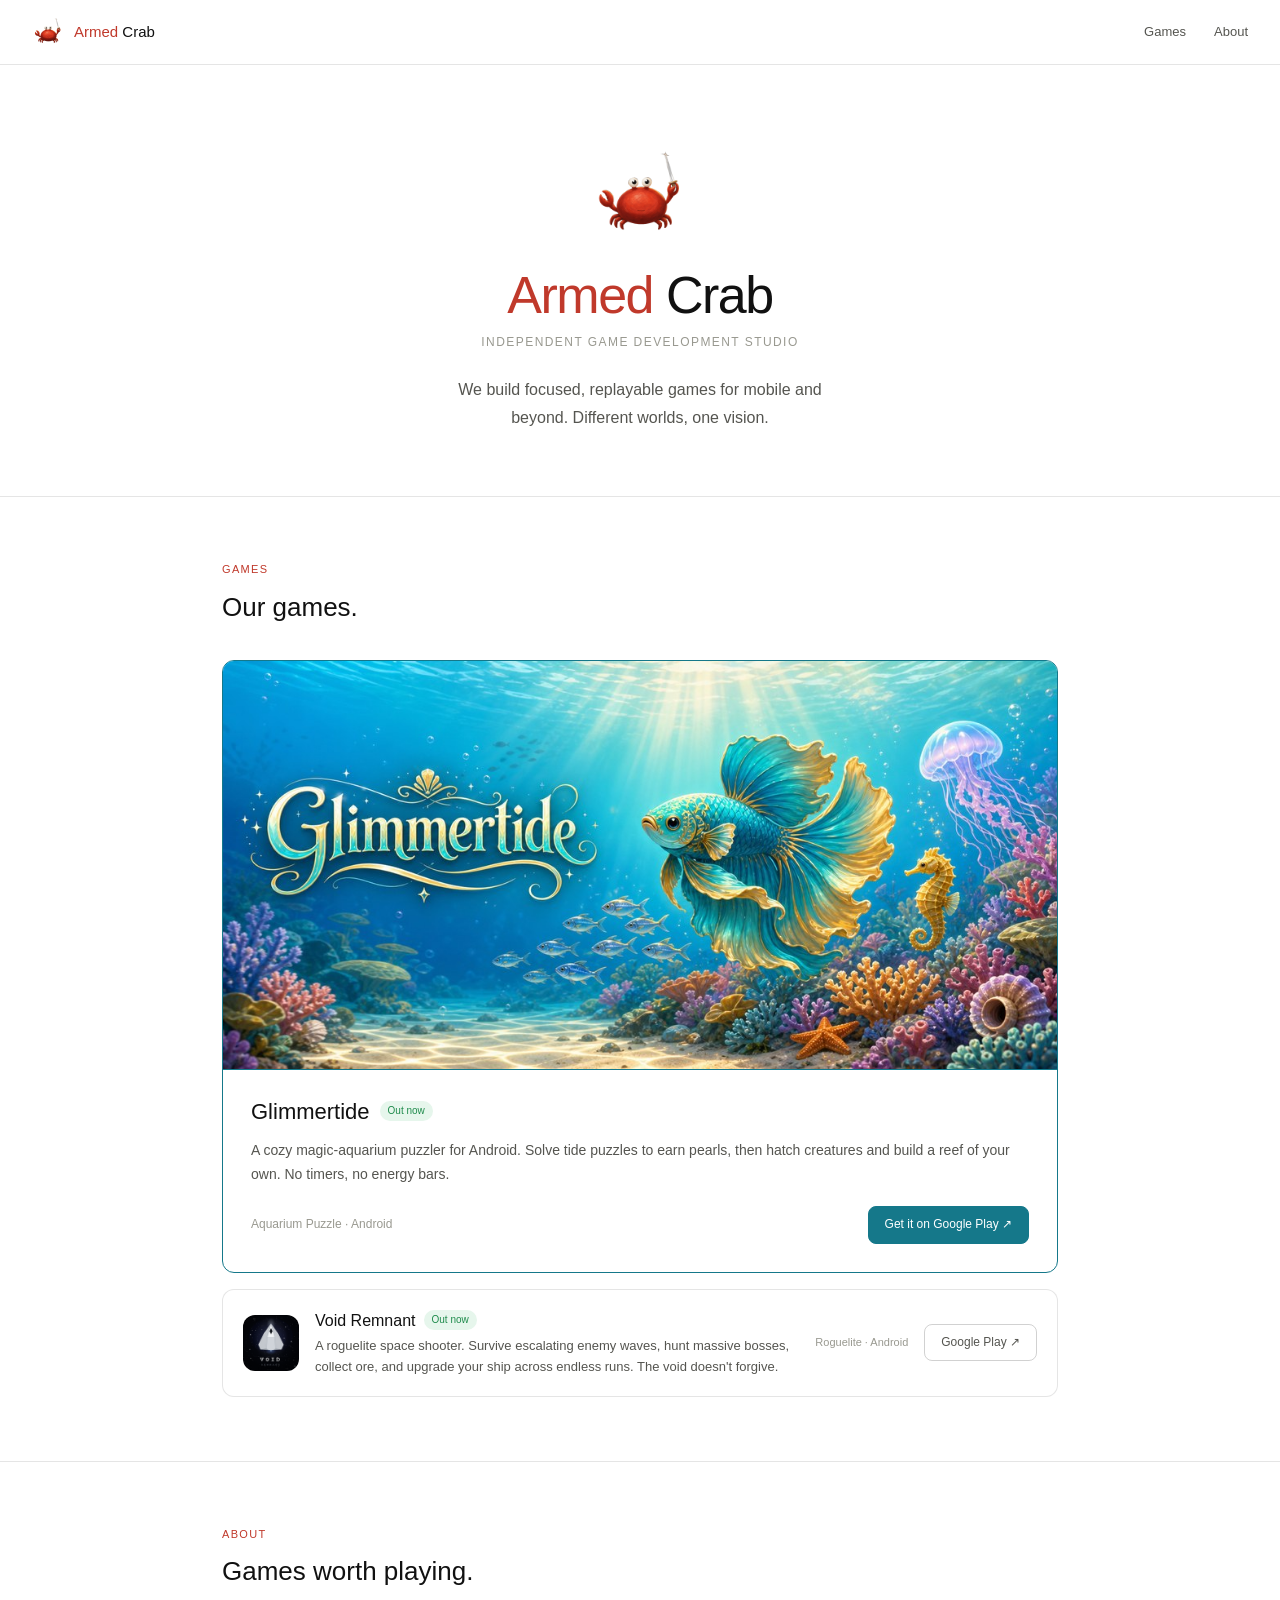
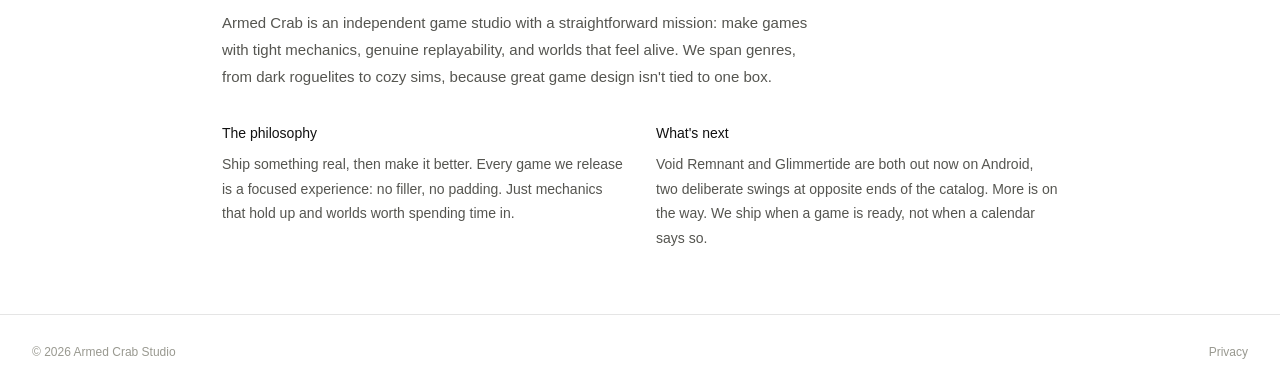
<file: index.html>
<!DOCTYPE html>
<html lang="en">
<head>
  <meta charset="UTF-8"/>
  <meta name="viewport" content="width=device-width, initial-scale=1.0"/>
  <title>Armed Crab | Independent Game Studio</title>
  <meta name="description" content="Armed Crab is an independent game studio making focused, replayable games for mobile and beyond."/>
  <link rel="canonical" href="https://armedcrab.com/"/>
  <meta name="theme-color" content="#ffffff" media="(prefers-color-scheme: light)"/>
  <meta name="theme-color" content="#111111" media="(prefers-color-scheme: dark)"/>
  <meta property="og:type" content="website"/>
  <meta property="og:site_name" content="Armed Crab"/>
  <meta property="og:url" content="https://armedcrab.com/"/>
  <meta property="og:title" content="Armed Crab | Independent Game Studio"/>
  <meta property="og:description" content="Focused, replayable games for mobile and beyond. Different worlds, one vision."/>
  <meta property="og:image" content="https://armedcrab.com/og-image-1200x630.png"/>
  <meta property="og:image:width" content="1200"/>
  <meta property="og:image:height" content="630"/>
  <meta property="og:image:alt" content="Armed Crab, independent game studio"/>
  <meta name="twitter:card" content="summary_large_image"/>
  <link rel="icon" type="image/png" href="/icon-512-light-512x512.png"/>
  <link rel="stylesheet" href="/styles.css"/>
</head>
<body>

<!-- NAV -->
<nav>
  <a class="nav-logo" href="#">
    <img class="nav-logo-img" src="/icon-512-light-512x512.png" alt="Armed Crab" width="32" height="32"/>
    <span class="nav-logo-text"><span>Armed</span> Crab</span>
  </a>
  <div class="nav-links">
    <a href="#games">Games</a>
    <a href="#about">About</a>
  </div>
</nav>

<!-- HERO -->
<div class="hero">
  <img class="hero-img" src="/icon-512-light-512x512.png" alt="" width="100" height="100"/>
  <div class="hero-title"><span>Armed</span> Crab</div>
  <div class="hero-sub">Independent game development studio</div>
  <p class="hero-desc">We build focused, replayable games for mobile and beyond. Different worlds, one vision.</p>
</div>

<!-- GAMES -->
<div class="section" id="games">
  <div class="section-label">Games</div>
  <div class="section-title">Our games.</div>

  <!-- FEATURED SLOT: holds whichever game shipped most recently -->
  <div class="game-feature accent-glimmertide">
    <div class="game-thumb">
      <img class="game-thumb-img" src="/glimmertide-feature-1024x500.jpg" alt="Glimmertide" width="1024" height="500"/>
    </div>
    <div class="game-body">
      <div class="game-name">Glimmertide <span class="pill pill-live">Out now</span></div>
      <p class="game-desc">A cozy magic-aquarium puzzler for Android. Solve tide puzzles to earn pearls, then hatch creatures and build a reef of your own. No timers, no energy bars.</p>
      <div class="game-footer">
        <span class="game-meta">Aquarium Puzzle &middot; Android</span>
        <a class="store-btn primary" href="https://play.google.com/store/apps/details?id=com.armedcrab.glimmertide" target="_blank" rel="noopener">Get it on Google Play &nearr;</a>
      </div>
    </div>
  </div>

  <!-- CATALOGUE: everything outside the featured slot -->
  <div class="game-card accent-void-remnant">
    <img class="game-card-icon" src="/void-remnant-icon-128.png" alt="" width="56" height="56"/>
    <div class="game-card-body">
      <div class="game-card-name">Void Remnant <span class="pill pill-live">Out now</span></div>
      <p class="game-card-desc">A roguelite space shooter. Survive escalating enemy waves, hunt massive bosses, collect ore, and upgrade your ship across endless runs. The void doesn't forgive.</p>
    </div>
    <div class="game-card-aside">
      <span class="game-card-meta">Roguelite &middot; Android</span>
      <a class="store-btn" href="https://play.google.com/store/apps/details?id=com.armedcrab.voidremnant" target="_blank" rel="noopener">Google Play &nearr;</a>
    </div>
  </div>
</div>

<hr class="divider"/>

<!-- ABOUT -->
<div class="section" id="about">
  <div class="section-label">About</div>
  <div class="section-title">Games worth playing.</div>
  <p class="section-body">Armed Crab is an independent game studio with a straightforward mission: make games with tight mechanics, genuine replayability, and worlds that feel alive. We span genres, from dark roguelites to cozy sims, because great game design isn't tied to one box.</p>
  <div class="about-grid">
    <div class="about-block">
      <h3>The philosophy</h3>
      <p>Ship something real, then make it better. Every game we release is a focused experience: no filler, no padding. Just mechanics that hold up and worlds worth spending time in.</p>
    </div>
    <div class="about-block">
      <h3>What's next</h3>
      <p>Void Remnant and Glimmertide are both out now on Android, two deliberate swings at opposite ends of the catalog. More is on the way. We ship when a game is ready, not when a calendar says so.</p>
    </div>
  </div>
</div>

<!-- FOOTER -->
<footer class="footer">
  <span>&copy; 2026 Armed Crab Studio</span>
  <a href="/privacy/">Privacy</a>
</footer>

</body>
</html>
</file>
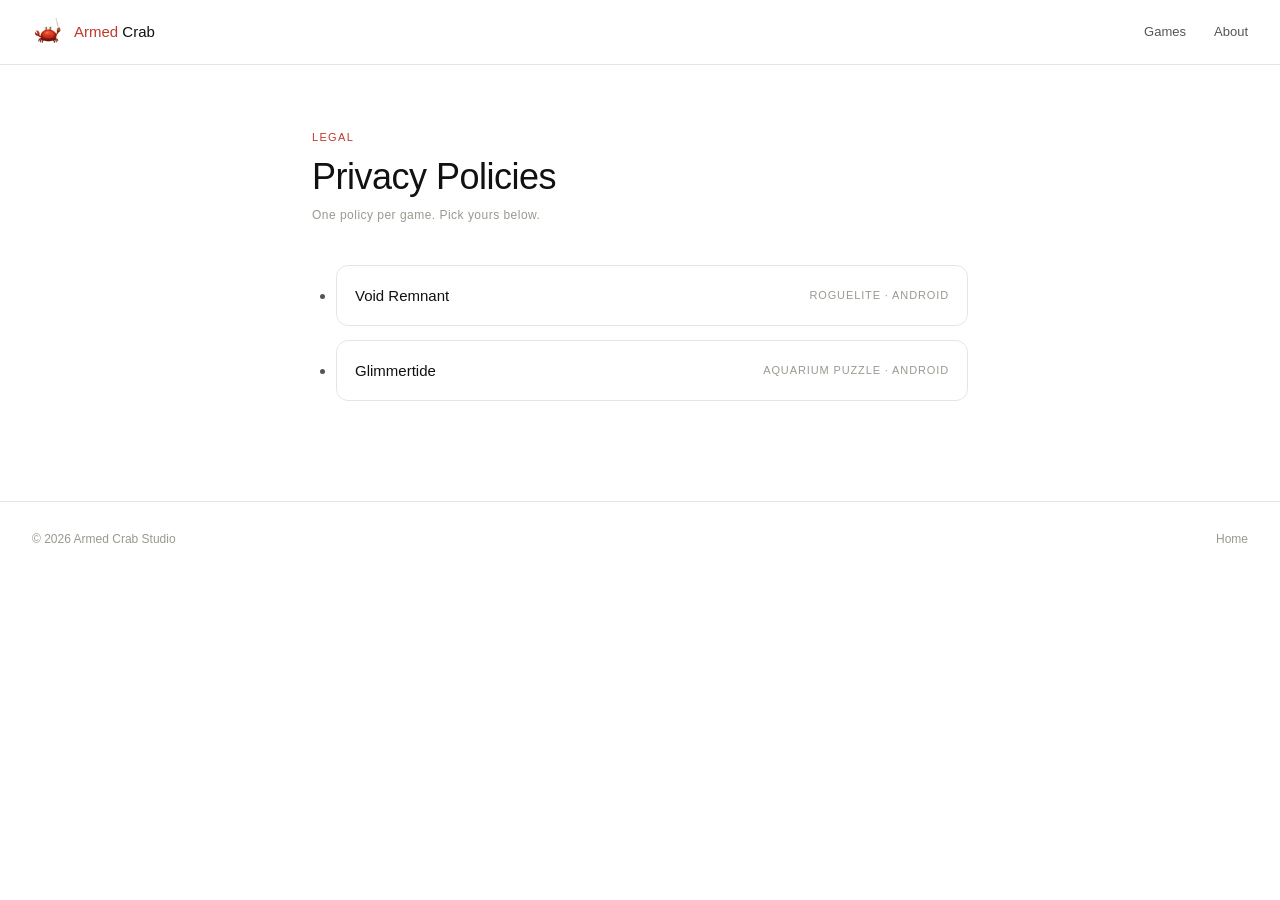
<file: privacy/index.html>
<!DOCTYPE html>
<html lang="en">
<head>
  <meta charset="UTF-8"/>
  <meta name="viewport" content="width=device-width, initial-scale=1.0"/>
  <title>Privacy Policies | Armed Crab</title>
  <meta name="description" content="Privacy policies for Armed Crab games."/>
  <link rel="canonical" href="https://armedcrab.com/privacy/"/>
  <meta name="theme-color" content="#ffffff" media="(prefers-color-scheme: light)"/>
  <meta name="theme-color" content="#111111" media="(prefers-color-scheme: dark)"/>
  <meta property="og:type" content="website"/>
  <meta property="og:site_name" content="Armed Crab"/>
  <meta property="og:url" content="https://armedcrab.com/privacy/"/>
  <meta property="og:title" content="Privacy Policies | Armed Crab"/>
  <meta property="og:description" content="One privacy policy per Armed Crab game."/>
  <meta property="og:image" content="https://armedcrab.com/og-image-1200x630.png"/>
  <meta property="og:image:width" content="1200"/>
  <meta property="og:image:height" content="630"/>
  <meta property="og:image:alt" content="Armed Crab, independent game studio"/>
  <meta name="twitter:card" content="summary_large_image"/>
  <link rel="icon" type="image/png" href="/icon-512-light-512x512.png"/>
  <link rel="stylesheet" href="/styles.css"/>
</head>
<body>

<!-- NAV -->
<nav>
  <a class="nav-logo" href="/">
    <img class="nav-logo-img" src="/icon-512-light-512x512.png" alt="Armed Crab" width="32" height="32"/>
    <span class="nav-logo-text"><span>Armed</span> Crab</span>
  </a>
  <div class="nav-links">
    <a href="/#games">Games</a>
    <a href="/#about">About</a>
  </div>
</nav>

<!-- LEGAL INDEX -->
<main class="legal">
  <div class="section-label">Legal</div>
  <h1>Privacy Policies</h1>
  <div class="updated">One policy per game. Pick yours below.</div>

  <ul class="policy-list">
    <li>
      <a href="/privacy/void-remnant/">
        <span class="policy-name">Void Remnant</span>
        <span class="policy-meta">Roguelite &middot; Android</span>
      </a>
    </li>
    <!-- Snugglebrew Café is unlisted until it ships; its policy stays live at
         /privacy/snugglebrew-cafe/ so the URL keeps working. Re-add on release. -->
    <li>
      <a href="/privacy/glimmertide/">
        <span class="policy-name">Glimmertide</span>
        <span class="policy-meta">Aquarium Puzzle &middot; Android</span>
      </a>
    </li>
  </ul>
</main>

<!-- FOOTER -->
<footer class="footer">
  <span>&copy; 2026 Armed Crab Studio</span>
  <a href="/">Home</a>
</footer>

</body>
</html>
</file>
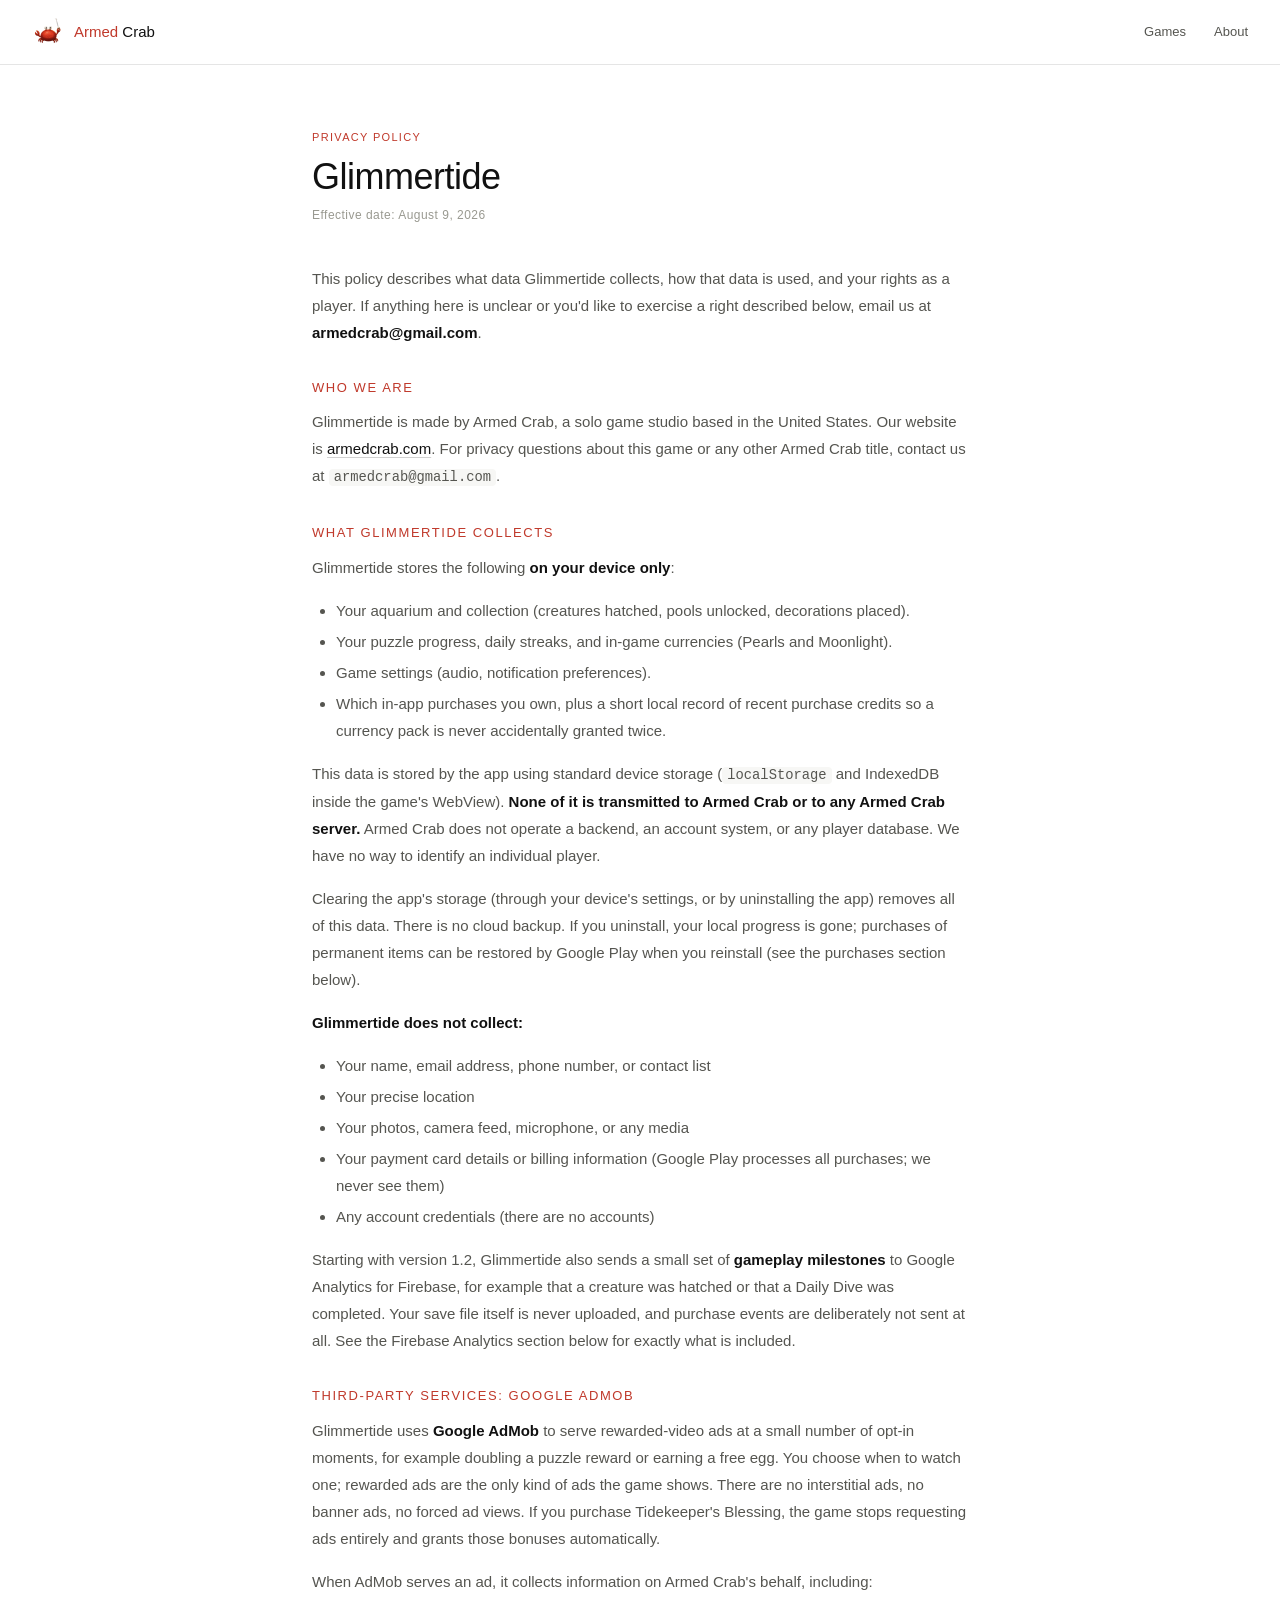
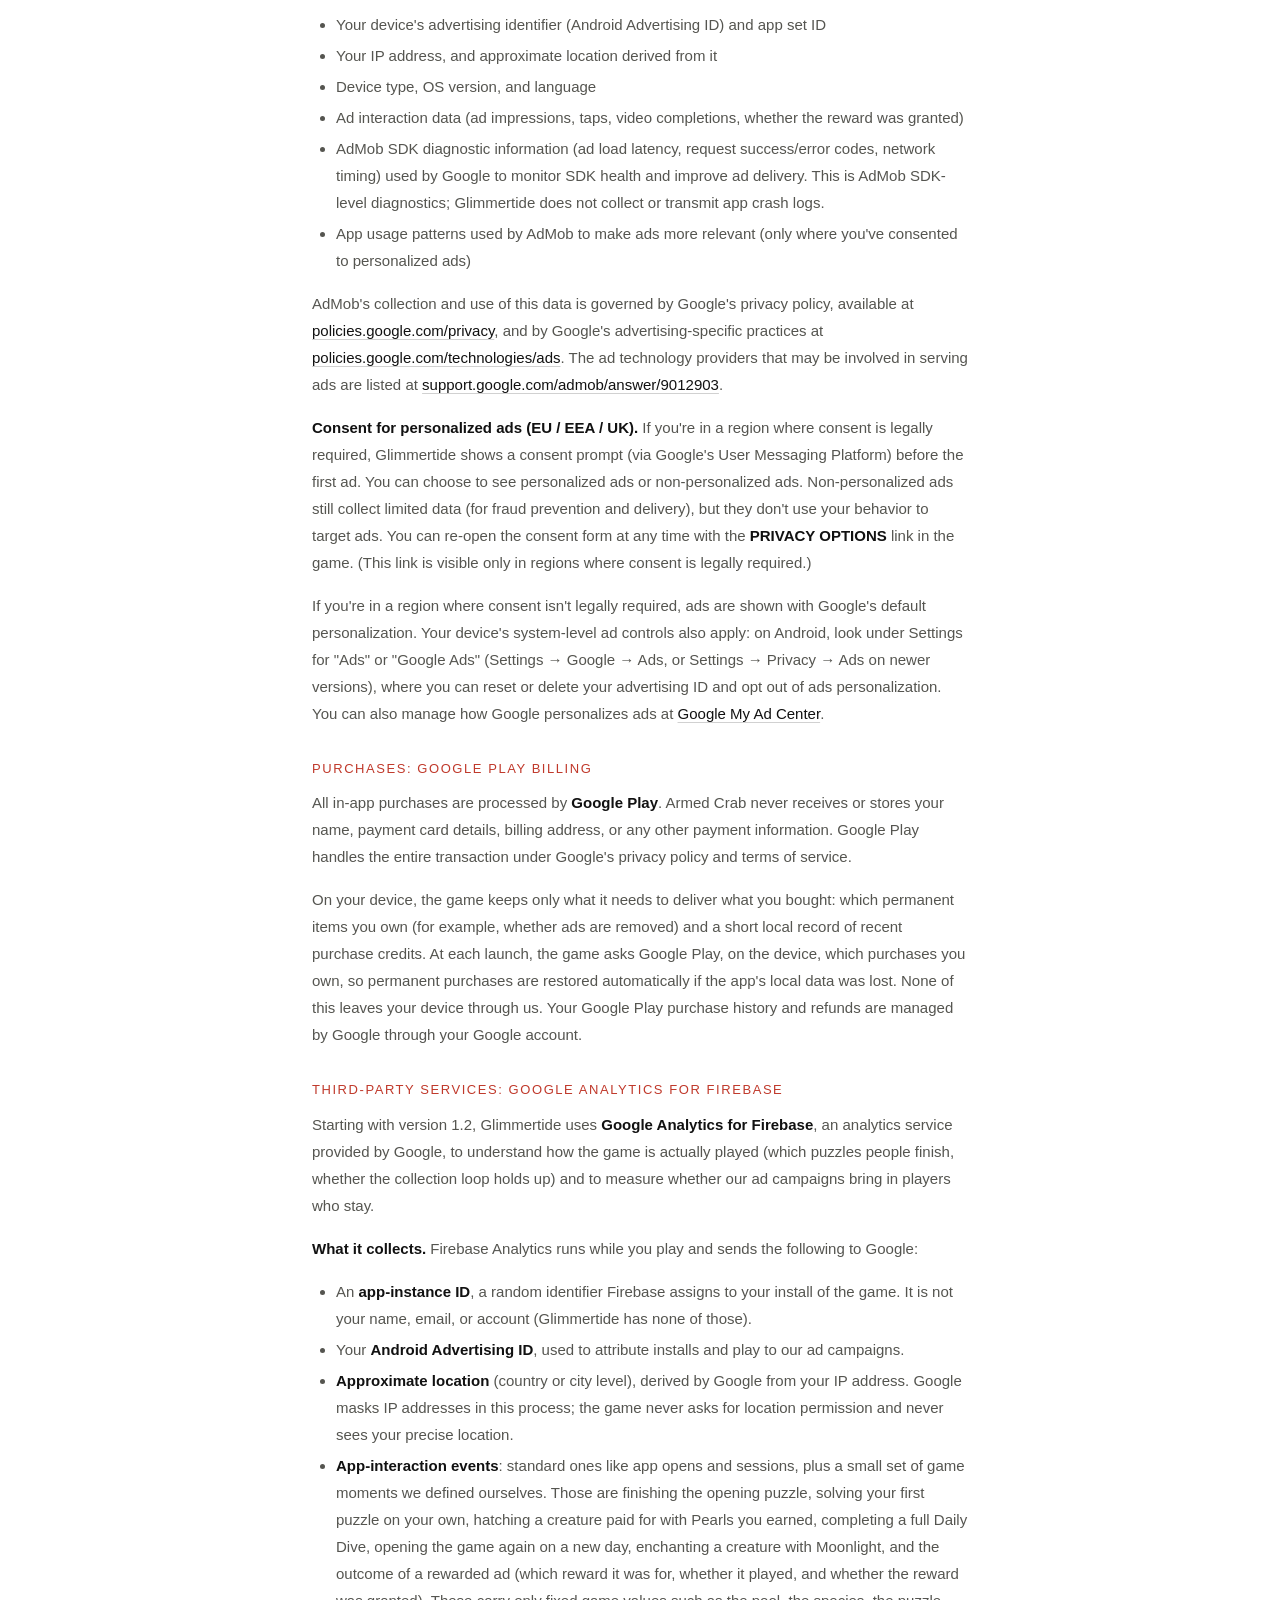
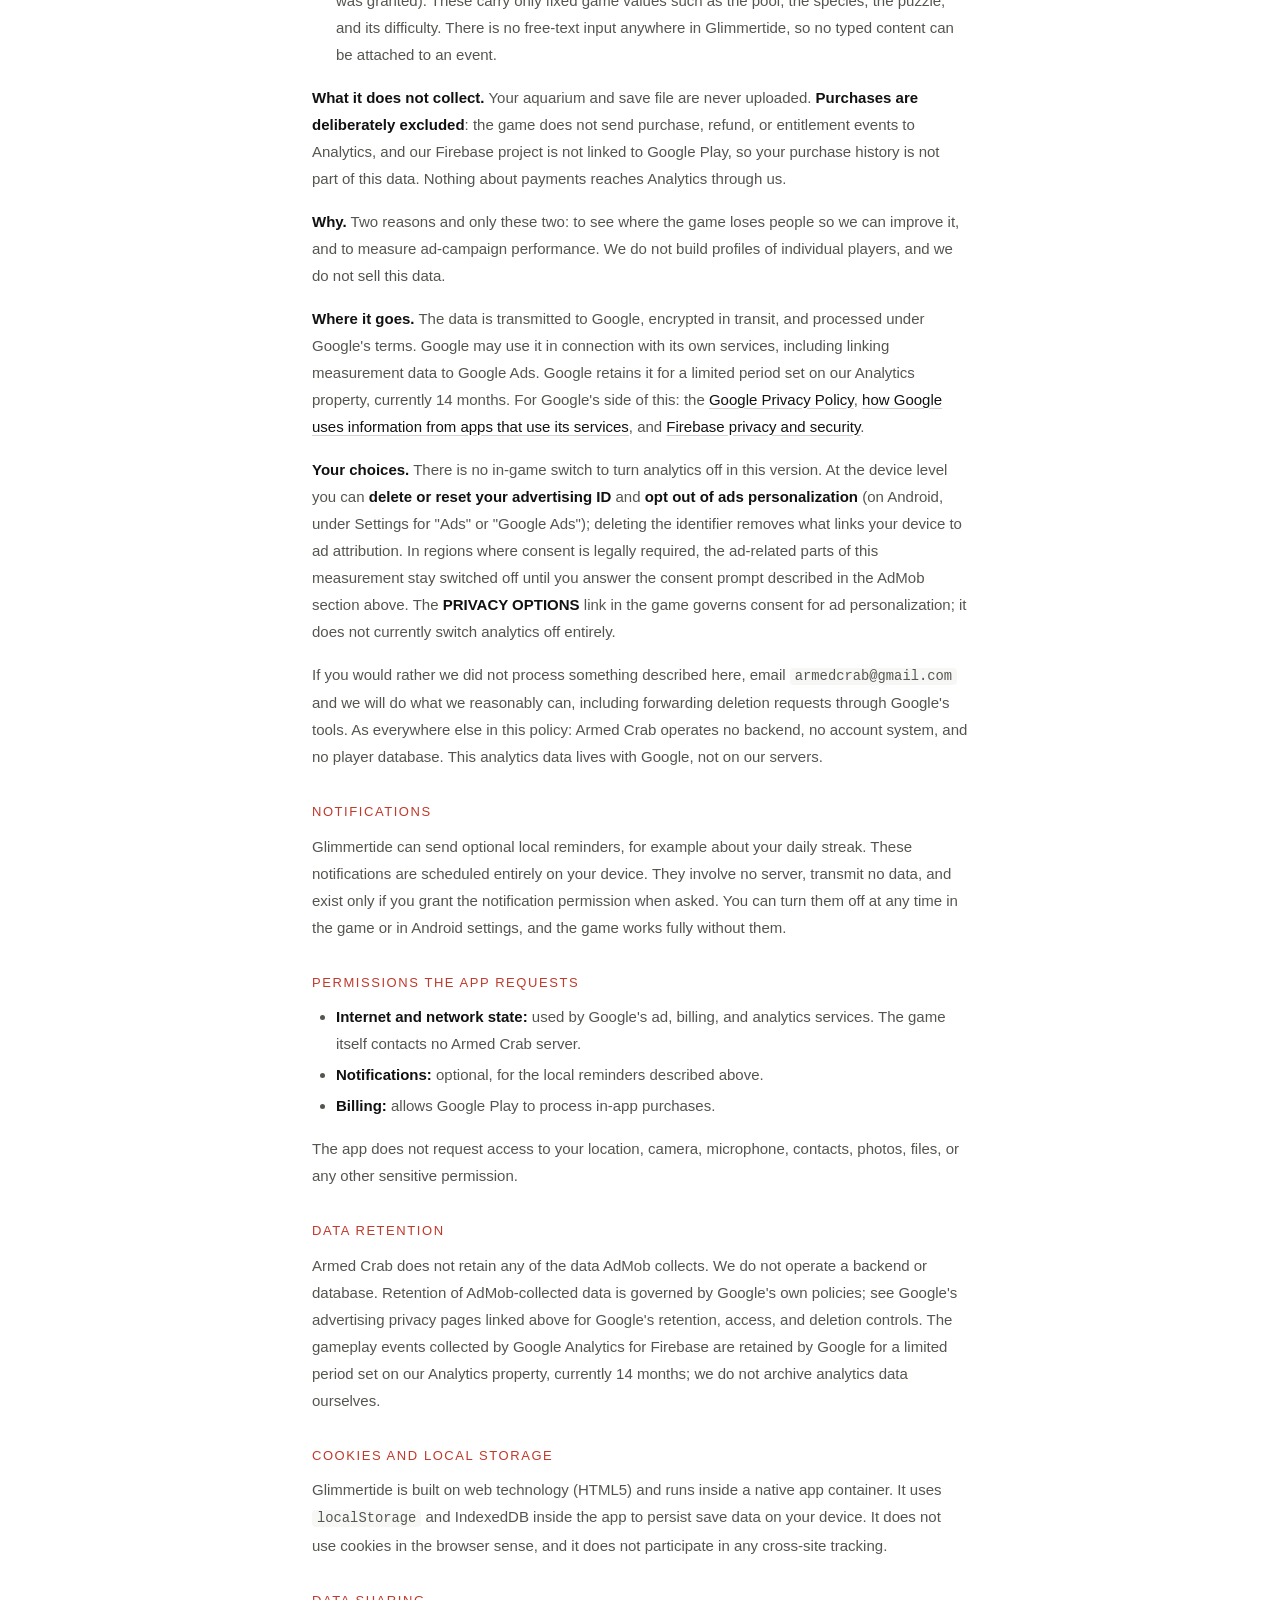
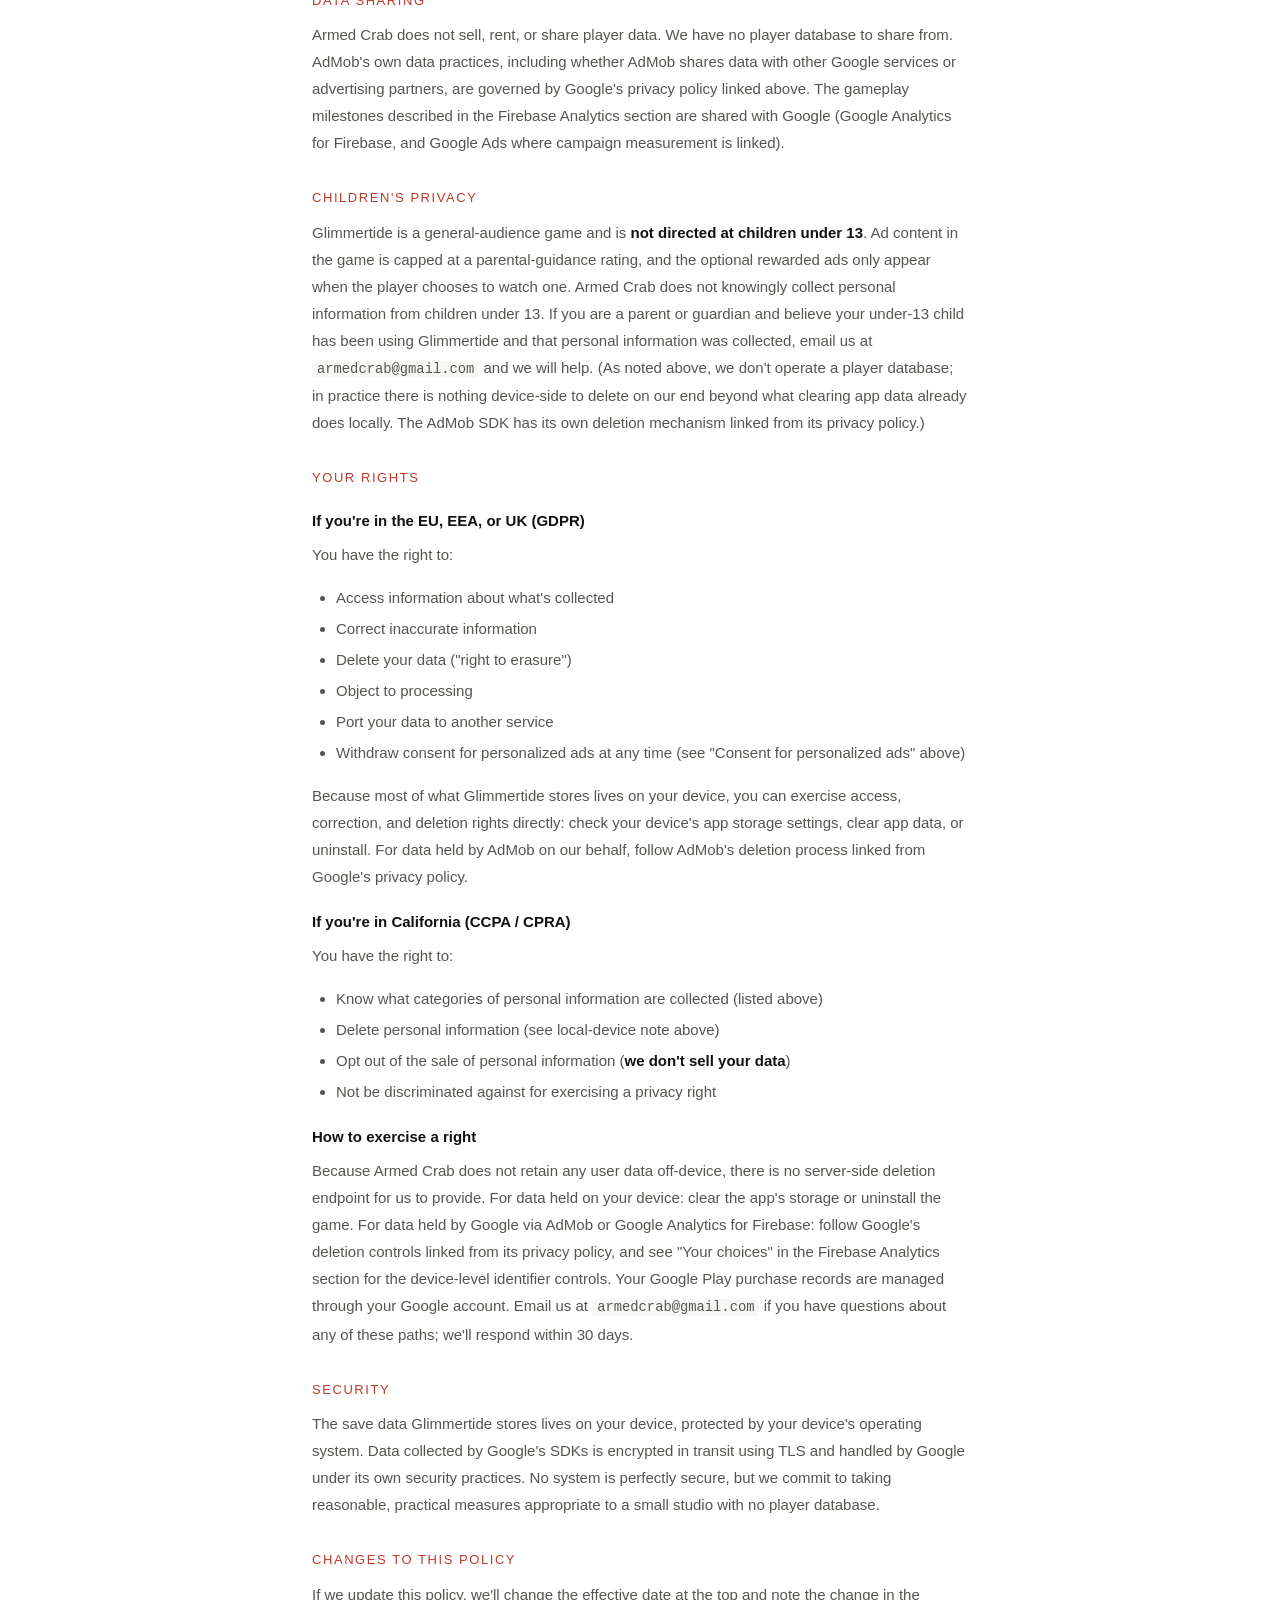
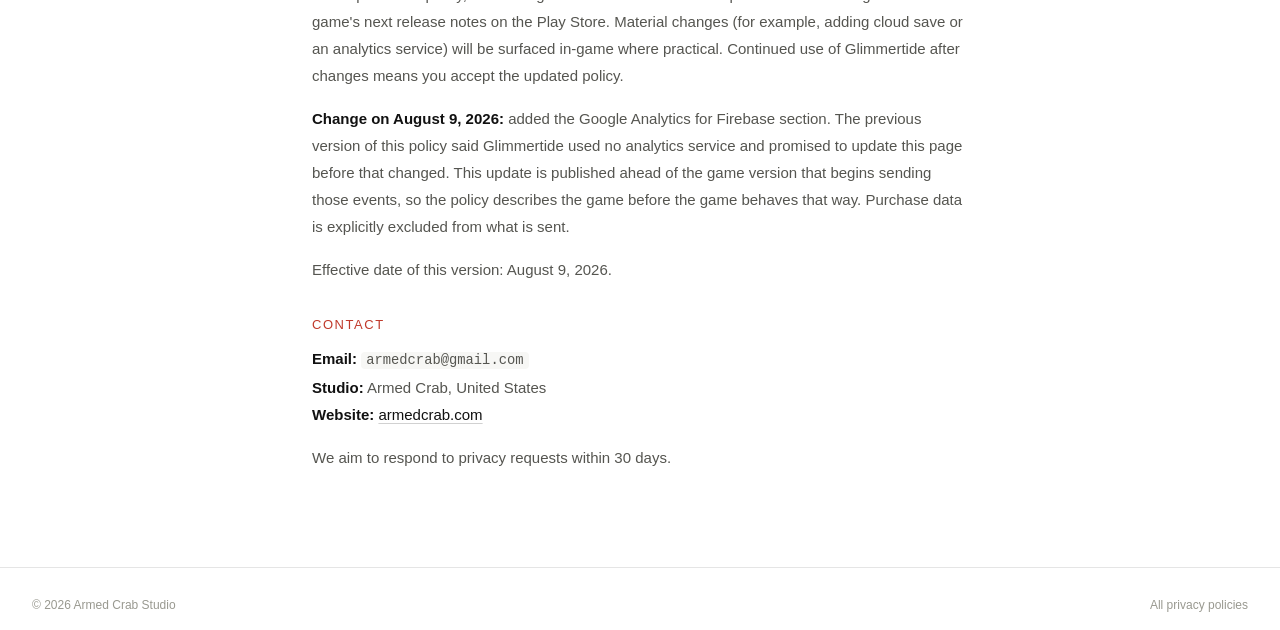
<file: privacy/glimmertide/index.html>
<!DOCTYPE html>
<html lang="en">
<head>
  <meta charset="UTF-8"/>
  <meta name="viewport" content="width=device-width, initial-scale=1.0"/>
  <title>Privacy Policy | Glimmertide | Armed Crab</title>
  <meta name="description" content="Privacy policy for Glimmertide, a mobile game by Armed Crab."/>
  <link rel="canonical" href="https://armedcrab.com/privacy/glimmertide/"/>
  <meta name="theme-color" content="#ffffff" media="(prefers-color-scheme: light)"/>
  <meta name="theme-color" content="#111111" media="(prefers-color-scheme: dark)"/>
  <meta property="og:type" content="website"/>
  <meta property="og:site_name" content="Armed Crab"/>
  <meta property="og:url" content="https://armedcrab.com/privacy/glimmertide/"/>
  <meta property="og:title" content="Privacy Policy | Glimmertide"/>
  <meta property="og:description" content="What Glimmertide collects, how it's used, and your rights as a player."/>
  <meta property="og:image" content="https://armedcrab.com/og-image-1200x630.png"/>
  <meta property="og:image:width" content="1200"/>
  <meta property="og:image:height" content="630"/>
  <meta property="og:image:alt" content="Armed Crab, independent game studio"/>
  <meta name="twitter:card" content="summary_large_image"/>
  <link rel="icon" type="image/png" href="/icon-512-light-512x512.png"/>
  <link rel="stylesheet" href="/styles.css"/>
</head>
<body>

<!-- NAV -->
<nav>
  <a class="nav-logo" href="/">
    <img class="nav-logo-img" src="/icon-512-light-512x512.png" alt="Armed Crab" width="32" height="32"/>
    <span class="nav-logo-text"><span>Armed</span> Crab</span>
  </a>
  <div class="nav-links">
    <a href="/#games">Games</a>
    <a href="/#about">About</a>
  </div>
</nav>

<!-- LEGAL -->
<main class="legal">
  <div class="section-label">Privacy Policy</div>
  <h1>Glimmertide</h1>
  <div class="updated">Effective date: August 9, 2026</div>

  <p>This policy describes what data Glimmertide collects, how that data is used, and your rights as a player. If anything here is unclear or you'd like to exercise a right described below, email us at <strong>armedcrab@gmail.com</strong>.</p>

  <h2>Who we are</h2>
  <p>Glimmertide is made by Armed Crab, a solo game studio based in the United States. Our website is <a href="https://armedcrab.com">armedcrab.com</a>. For privacy questions about this game or any other Armed Crab title, contact us at <code>armedcrab@gmail.com</code>.</p>

  <h2>What Glimmertide collects</h2>
  <p>Glimmertide stores the following <strong>on your device only</strong>:</p>
  <ul>
    <li>Your aquarium and collection (creatures hatched, pools unlocked, decorations placed).</li>
    <li>Your puzzle progress, daily streaks, and in-game currencies (Pearls and Moonlight).</li>
    <li>Game settings (audio, notification preferences).</li>
    <li>Which in-app purchases you own, plus a short local record of recent purchase credits so a currency pack is never accidentally granted twice.</li>
  </ul>
  <p>This data is stored by the app using standard device storage (<code>localStorage</code> and IndexedDB inside the game's WebView). <strong>None of it is transmitted to Armed Crab or to any Armed Crab server.</strong> Armed Crab does not operate a backend, an account system, or any player database. We have no way to identify an individual player.</p>
  <p>Clearing the app's storage (through your device's settings, or by uninstalling the app) removes all of this data. There is no cloud backup. If you uninstall, your local progress is gone; purchases of permanent items can be restored by Google Play when you reinstall (see the purchases section below).</p>
  <p><strong>Glimmertide does not collect:</strong></p>
  <ul>
    <li>Your name, email address, phone number, or contact list</li>
    <li>Your precise location</li>
    <li>Your photos, camera feed, microphone, or any media</li>
    <li>Your payment card details or billing information (Google Play processes all purchases; we never see them)</li>
    <li>Any account credentials (there are no accounts)</li>
  </ul>
  <p>Starting with version 1.2, Glimmertide also sends a small set of <strong>gameplay milestones</strong> to Google Analytics for Firebase, for example that a creature was hatched or that a Daily Dive was completed. Your save file itself is never uploaded, and purchase events are deliberately not sent at all. See the Firebase Analytics section below for exactly what is included.</p>

  <h2>Third-party services: Google AdMob</h2>
  <p>Glimmertide uses <strong>Google AdMob</strong> to serve rewarded-video ads at a small number of opt-in moments, for example doubling a puzzle reward or earning a free egg. You choose when to watch one; rewarded ads are the only kind of ads the game shows. There are no interstitial ads, no banner ads, no forced ad views. If you purchase Tidekeeper's Blessing, the game stops requesting ads entirely and grants those bonuses automatically.</p>
  <p>When AdMob serves an ad, it collects information on Armed Crab's behalf, including:</p>
  <ul>
    <li>Your device's advertising identifier (Android Advertising ID) and app set ID</li>
    <li>Your IP address, and approximate location derived from it</li>
    <li>Device type, OS version, and language</li>
    <li>Ad interaction data (ad impressions, taps, video completions, whether the reward was granted)</li>
    <li>AdMob SDK diagnostic information (ad load latency, request success/error codes, network timing) used by Google to monitor SDK health and improve ad delivery. This is AdMob SDK-level diagnostics; Glimmertide does not collect or transmit app crash logs.</li>
    <li>App usage patterns used by AdMob to make ads more relevant (only where you've consented to personalized ads)</li>
  </ul>
  <p>AdMob's collection and use of this data is governed by Google's privacy policy, available at <a href="https://policies.google.com/privacy">policies.google.com/privacy</a>, and by Google's advertising-specific practices at <a href="https://policies.google.com/technologies/ads">policies.google.com/technologies/ads</a>. The ad technology providers that may be involved in serving ads are listed at <a href="https://support.google.com/admob/answer/9012903">support.google.com/admob/answer/9012903</a>.</p>
  <p><strong>Consent for personalized ads (EU / EEA / UK).</strong> If you're in a region where consent is legally required, Glimmertide shows a consent prompt (via Google's User Messaging Platform) before the first ad. You can choose to see personalized ads or non-personalized ads. Non-personalized ads still collect limited data (for fraud prevention and delivery), but they don't use your behavior to target ads. You can re-open the consent form at any time with the <strong>PRIVACY OPTIONS</strong> link in the game. (This link is visible only in regions where consent is legally required.)</p>
  <p>If you're in a region where consent isn't legally required, ads are shown with Google's default personalization. Your device's system-level ad controls also apply: on Android, look under Settings for "Ads" or "Google Ads" (Settings → Google → Ads, or Settings → Privacy → Ads on newer versions), where you can reset or delete your advertising ID and opt out of ads personalization. You can also manage how Google personalizes ads at <a href="https://myadcenter.google.com">Google My Ad Center</a>.</p>

  <h2>Purchases: Google Play Billing</h2>
  <p>All in-app purchases are processed by <strong>Google Play</strong>. Armed Crab never receives or stores your name, payment card details, billing address, or any other payment information. Google Play handles the entire transaction under Google's privacy policy and terms of service.</p>
  <p>On your device, the game keeps only what it needs to deliver what you bought: which permanent items you own (for example, whether ads are removed) and a short local record of recent purchase credits. At each launch, the game asks Google Play, on the device, which purchases you own, so permanent purchases are restored automatically if the app's local data was lost. None of this leaves your device through us. Your Google Play purchase history and refunds are managed by Google through your Google account.</p>

  <h2>Third-party services: Google Analytics for Firebase</h2>
  <p>Starting with version 1.2, Glimmertide uses <strong>Google Analytics for Firebase</strong>, an analytics service provided by Google, to understand how the game is actually played (which puzzles people finish, whether the collection loop holds up) and to measure whether our ad campaigns bring in players who stay.</p>
  <p><strong>What it collects.</strong> Firebase Analytics runs while you play and sends the following to Google:</p>
  <ul>
    <li>An <strong>app-instance ID</strong>, a random identifier Firebase assigns to your install of the game. It is not your name, email, or account (Glimmertide has none of those).</li>
    <li>Your <strong>Android Advertising ID</strong>, used to attribute installs and play to our ad campaigns.</li>
    <li><strong>Approximate location</strong> (country or city level), derived by Google from your IP address. Google masks IP addresses in this process; the game never asks for location permission and never sees your precise location.</li>
    <li><strong>App-interaction events</strong>: standard ones like app opens and sessions, plus a small set of game moments we defined ourselves. Those are finishing the opening puzzle, solving your first puzzle on your own, hatching a creature paid for with Pearls you earned, completing a full Daily Dive, opening the game again on a new day, enchanting a creature with Moonlight, and the outcome of a rewarded ad (which reward it was for, whether it played, and whether the reward was granted). These carry only fixed game values such as the pool, the species, the puzzle, and its difficulty. There is no free-text input anywhere in Glimmertide, so no typed content can be attached to an event.</li>
  </ul>
  <p><strong>What it does not collect.</strong> Your aquarium and save file are never uploaded. <strong>Purchases are deliberately excluded</strong>: the game does not send purchase, refund, or entitlement events to Analytics, and our Firebase project is not linked to Google Play, so your purchase history is not part of this data. Nothing about payments reaches Analytics through us.</p>
  <p><strong>Why.</strong> Two reasons and only these two: to see where the game loses people so we can improve it, and to measure ad-campaign performance. We do not build profiles of individual players, and we do not sell this data.</p>
  <p><strong>Where it goes.</strong> The data is transmitted to Google, encrypted in transit, and processed under Google's terms. Google may use it in connection with its own services, including linking measurement data to Google Ads. Google retains it for a limited period set on our Analytics property, currently 14 months. For Google's side of this: the <a href="https://policies.google.com/privacy">Google Privacy Policy</a>, <a href="https://policies.google.com/technologies/partner-sites">how Google uses information from apps that use its services</a>, and <a href="https://firebase.google.com/support/privacy">Firebase privacy and security</a>.</p>
  <p><strong>Your choices.</strong> There is no in-game switch to turn analytics off in this version. At the device level you can <strong>delete or reset your advertising ID</strong> and <strong>opt out of ads personalization</strong> (on Android, under Settings for "Ads" or "Google Ads"); deleting the identifier removes what links your device to ad attribution. In regions where consent is legally required, the ad-related parts of this measurement stay switched off until you answer the consent prompt described in the AdMob section above. The <strong>PRIVACY OPTIONS</strong> link in the game governs consent for ad personalization; it does not currently switch analytics off entirely.</p>
  <p>If you would rather we did not process something described here, email <code>armedcrab@gmail.com</code> and we will do what we reasonably can, including forwarding deletion requests through Google's tools. As everywhere else in this policy: Armed Crab operates no backend, no account system, and no player database. This analytics data lives with Google, not on our servers.</p>

  <h2>Notifications</h2>
  <p>Glimmertide can send optional local reminders, for example about your daily streak. These notifications are scheduled entirely on your device. They involve no server, transmit no data, and exist only if you grant the notification permission when asked. You can turn them off at any time in the game or in Android settings, and the game works fully without them.</p>

  <h2>Permissions the app requests</h2>
  <ul>
    <li><strong>Internet and network state:</strong> used by Google's ad, billing, and analytics services. The game itself contacts no Armed Crab server.</li>
    <li><strong>Notifications:</strong> optional, for the local reminders described above.</li>
    <li><strong>Billing:</strong> allows Google Play to process in-app purchases.</li>
  </ul>
  <p>The app does not request access to your location, camera, microphone, contacts, photos, files, or any other sensitive permission.</p>

  <h2>Data retention</h2>
  <p>Armed Crab does not retain any of the data AdMob collects. We do not operate a backend or database. Retention of AdMob-collected data is governed by Google's own policies; see Google's advertising privacy pages linked above for Google's retention, access, and deletion controls. The gameplay events collected by Google Analytics for Firebase are retained by Google for a limited period set on our Analytics property, currently 14 months; we do not archive analytics data ourselves.</p>

  <h2>Cookies and local storage</h2>
  <p>Glimmertide is built on web technology (HTML5) and runs inside a native app container. It uses <code>localStorage</code> and IndexedDB inside the app to persist save data on your device. It does not use cookies in the browser sense, and it does not participate in any cross-site tracking.</p>

  <h2>Data sharing</h2>
  <p>Armed Crab does not sell, rent, or share player data. We have no player database to share from. AdMob's own data practices, including whether AdMob shares data with other Google services or advertising partners, are governed by Google's privacy policy linked above. The gameplay milestones described in the Firebase Analytics section are shared with Google (Google Analytics for Firebase, and Google Ads where campaign measurement is linked).</p>

  <h2>Children's privacy</h2>
  <p>Glimmertide is a general-audience game and is <strong>not directed at children under 13</strong>. Ad content in the game is capped at a parental-guidance rating, and the optional rewarded ads only appear when the player chooses to watch one. Armed Crab does not knowingly collect personal information from children under 13. If you are a parent or guardian and believe your under-13 child has been using Glimmertide and that personal information was collected, email us at <code>armedcrab@gmail.com</code> and we will help. (As noted above, we don't operate a player database; in practice there is nothing device-side to delete on our end beyond what clearing app data already does locally. The AdMob SDK has its own deletion mechanism linked from its privacy policy.)</p>

  <h2>Your rights</h2>
  <h3>If you're in the EU, EEA, or UK (GDPR)</h3>
  <p>You have the right to:</p>
  <ul>
    <li>Access information about what's collected</li>
    <li>Correct inaccurate information</li>
    <li>Delete your data ("right to erasure")</li>
    <li>Object to processing</li>
    <li>Port your data to another service</li>
    <li>Withdraw consent for personalized ads at any time (see "Consent for personalized ads" above)</li>
  </ul>
  <p>Because most of what Glimmertide stores lives on your device, you can exercise access, correction, and deletion rights directly: check your device's app storage settings, clear app data, or uninstall. For data held by AdMob on our behalf, follow AdMob's deletion process linked from Google's privacy policy.</p>

  <h3>If you're in California (CCPA / CPRA)</h3>
  <p>You have the right to:</p>
  <ul>
    <li>Know what categories of personal information are collected (listed above)</li>
    <li>Delete personal information (see local-device note above)</li>
    <li>Opt out of the sale of personal information (<strong>we don't sell your data</strong>)</li>
    <li>Not be discriminated against for exercising a privacy right</li>
  </ul>

  <h3>How to exercise a right</h3>
  <p>Because Armed Crab does not retain any user data off-device, there is no server-side deletion endpoint for us to provide. For data held on your device: clear the app's storage or uninstall the game. For data held by Google via AdMob or Google Analytics for Firebase: follow Google's deletion controls linked from its privacy policy, and see "Your choices" in the Firebase Analytics section for the device-level identifier controls. Your Google Play purchase records are managed through your Google account. Email us at <code>armedcrab@gmail.com</code> if you have questions about any of these paths; we'll respond within 30 days.</p>

  <h2>Security</h2>
  <p>The save data Glimmertide stores lives on your device, protected by your device's operating system. Data collected by Google's SDKs is encrypted in transit using TLS and handled by Google under its own security practices. No system is perfectly secure, but we commit to taking reasonable, practical measures appropriate to a small studio with no player database.</p>

  <h2>Changes to this policy</h2>
  <p>If we update this policy, we'll change the effective date at the top and note the change in the game's next release notes on the Play Store. Material changes (for example, adding cloud save or an analytics service) will be surfaced in-game where practical. Continued use of Glimmertide after changes means you accept the updated policy.</p>
  <p><strong>Change on August 9, 2026:</strong> added the Google Analytics for Firebase section. The previous version of this policy said Glimmertide used no analytics service and promised to update this page before that changed. This update is published ahead of the game version that begins sending those events, so the policy describes the game before the game behaves that way. Purchase data is explicitly excluded from what is sent.</p>
  <p>Effective date of this version: August 9, 2026.</p>

  <h2>Contact</h2>
  <p><strong>Email:</strong> <code>armedcrab@gmail.com</code><br/>
  <strong>Studio:</strong> Armed Crab, United States<br/>
  <strong>Website:</strong> <a href="https://armedcrab.com">armedcrab.com</a></p>
  <p>We aim to respond to privacy requests within 30 days.</p>
</main>

<!-- FOOTER -->
<footer class="footer">
  <span>&copy; 2026 Armed Crab Studio</span>
  <a href="/privacy/">All privacy policies</a>
</footer>

</body>
</html>
</file>
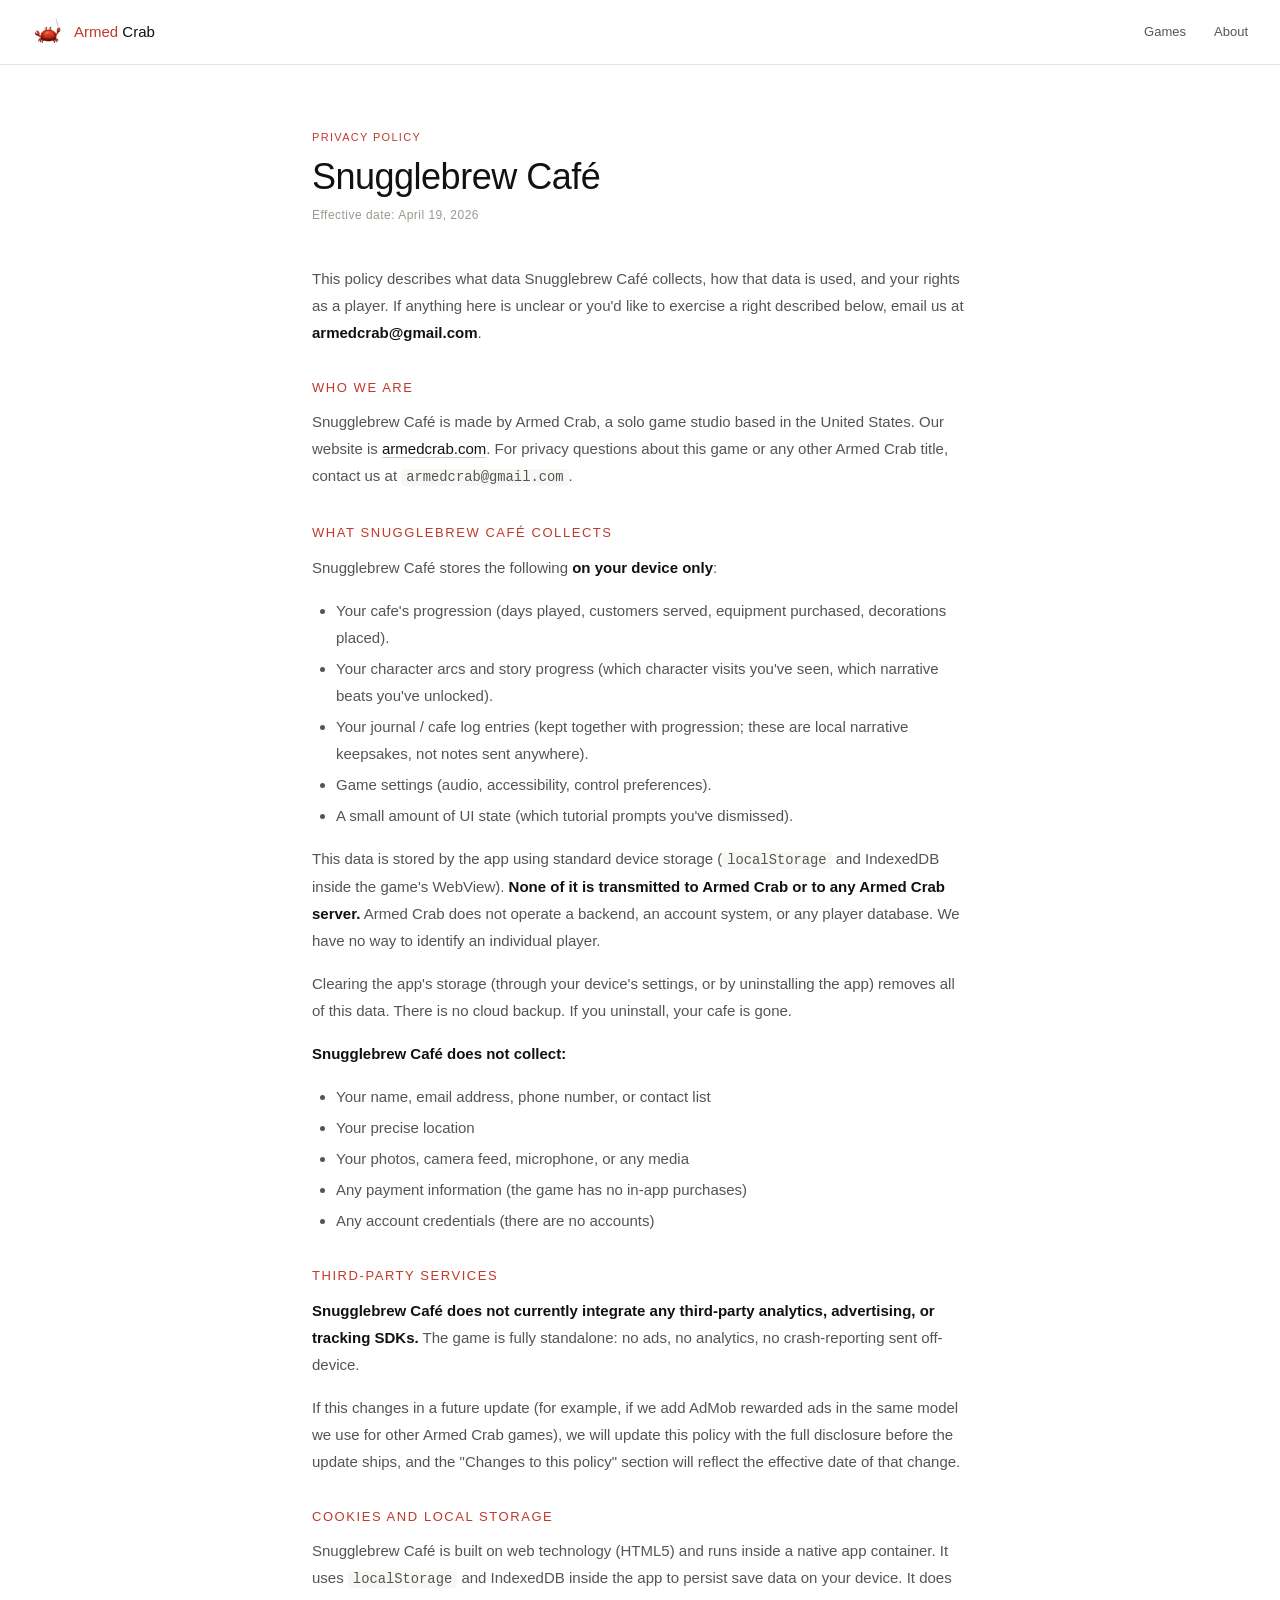
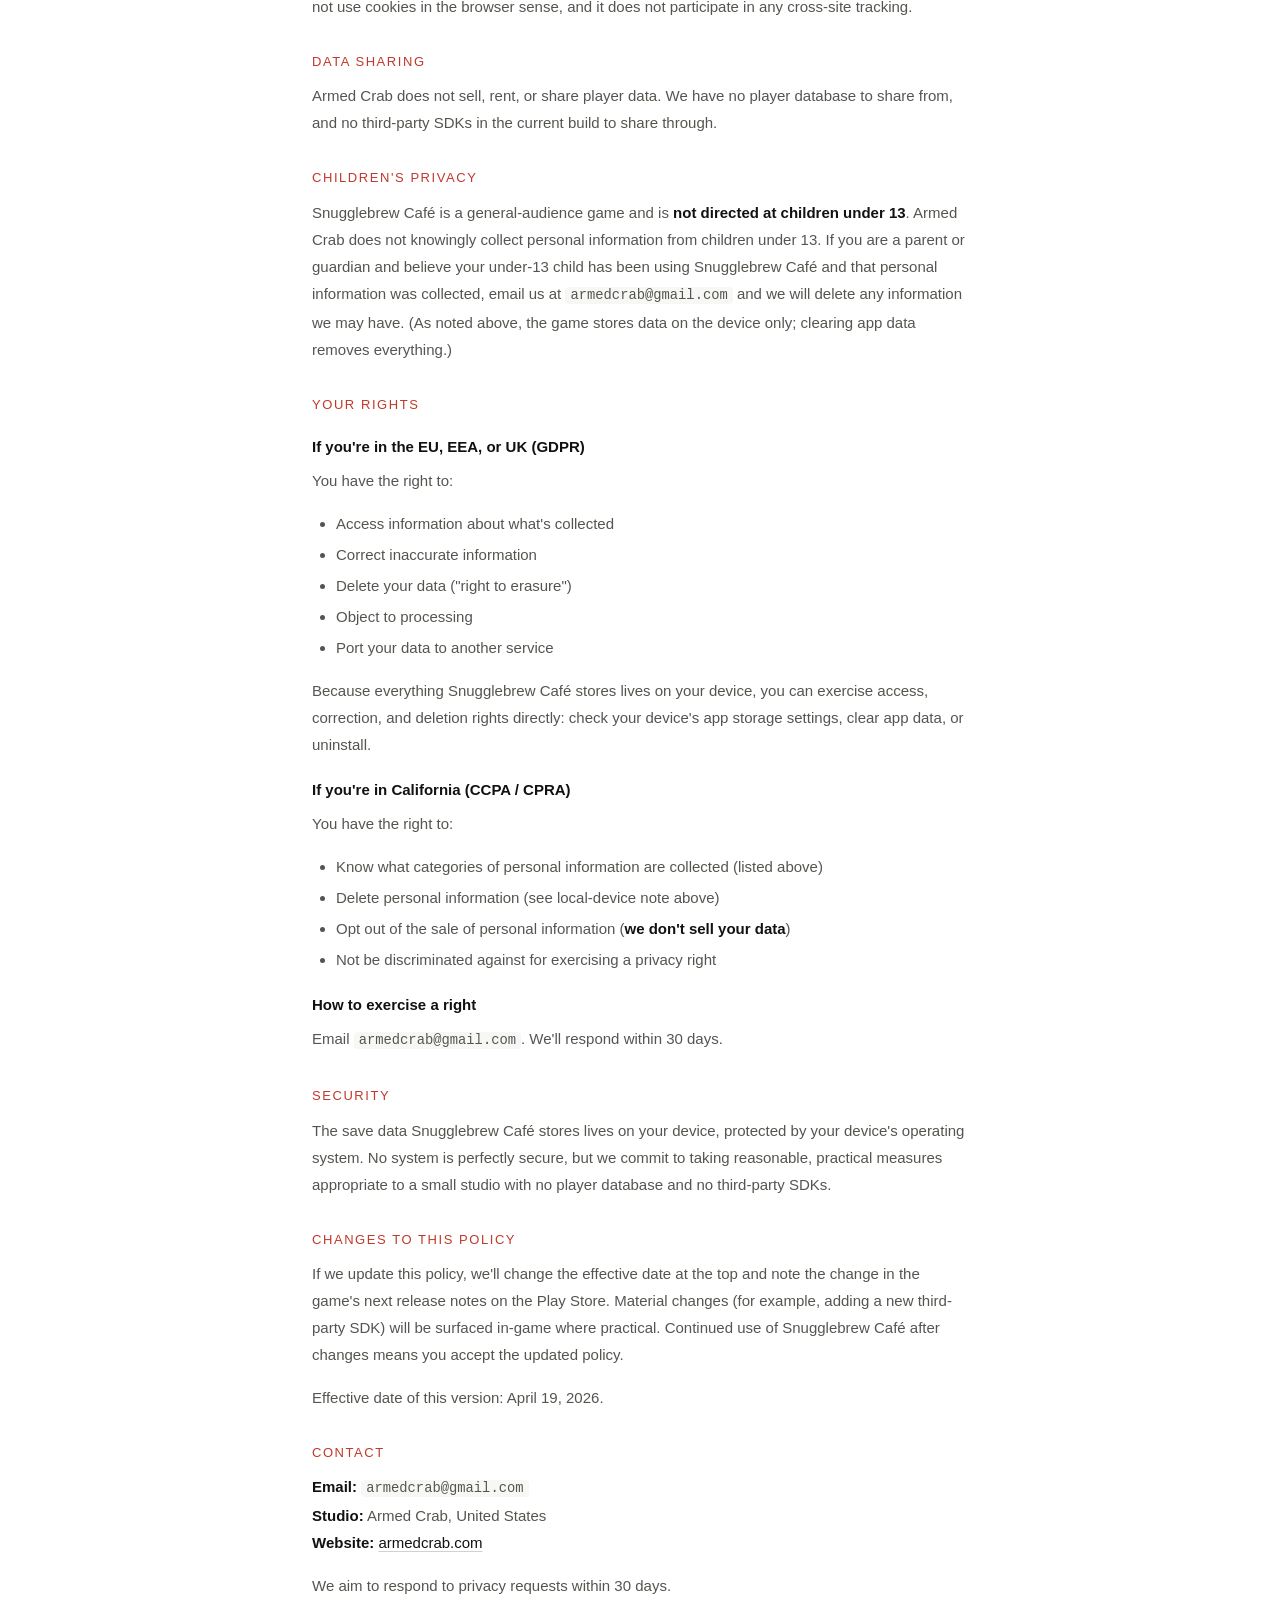
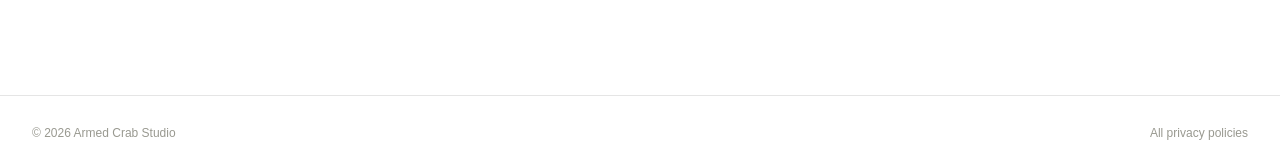
<file: privacy/snugglebrew-cafe/index.html>
<!DOCTYPE html>
<html lang="en">
<head>
  <meta charset="UTF-8"/>
  <meta name="viewport" content="width=device-width, initial-scale=1.0"/>
  <title>Privacy Policy | Snugglebrew Café | Armed Crab</title>
  <meta name="description" content="Privacy policy for Snugglebrew Café, a mobile game by Armed Crab."/>
  <link rel="canonical" href="https://armedcrab.com/privacy/snugglebrew-cafe/"/>
  <meta name="theme-color" content="#ffffff" media="(prefers-color-scheme: light)"/>
  <meta name="theme-color" content="#111111" media="(prefers-color-scheme: dark)"/>
  <meta property="og:type" content="website"/>
  <meta property="og:site_name" content="Armed Crab"/>
  <meta property="og:url" content="https://armedcrab.com/privacy/snugglebrew-cafe/"/>
  <meta property="og:title" content="Privacy Policy | Snugglebrew Café"/>
  <meta property="og:description" content="What Snugglebrew Café collects, how it's used, and your rights as a player."/>
  <meta property="og:image" content="https://armedcrab.com/og-image-1200x630.png"/>
  <meta property="og:image:width" content="1200"/>
  <meta property="og:image:height" content="630"/>
  <meta property="og:image:alt" content="Armed Crab, independent game studio"/>
  <meta name="twitter:card" content="summary_large_image"/>
  <link rel="icon" type="image/png" href="/icon-512-light-512x512.png"/>
  <link rel="stylesheet" href="/styles.css"/>
</head>
<body>

<!-- NAV -->
<nav>
  <a class="nav-logo" href="/">
    <img class="nav-logo-img" src="/icon-512-light-512x512.png" alt="Armed Crab" width="32" height="32"/>
    <span class="nav-logo-text"><span>Armed</span> Crab</span>
  </a>
  <div class="nav-links">
    <a href="/#games">Games</a>
    <a href="/#about">About</a>
  </div>
</nav>

<!-- LEGAL -->
<main class="legal">
  <div class="section-label">Privacy Policy</div>
  <h1>Snugglebrew Café</h1>
  <div class="updated">Effective date: April 19, 2026</div>

  <p>This policy describes what data Snugglebrew Café collects, how that data is used, and your rights as a player. If anything here is unclear or you'd like to exercise a right described below, email us at <strong>armedcrab@gmail.com</strong>.</p>

  <h2>Who we are</h2>
  <p>Snugglebrew Café is made by Armed Crab, a solo game studio based in the United States. Our website is <a href="https://armedcrab.com">armedcrab.com</a>. For privacy questions about this game or any other Armed Crab title, contact us at <code>armedcrab@gmail.com</code>.</p>

  <h2>What Snugglebrew Café collects</h2>
  <p>Snugglebrew Café stores the following <strong>on your device only</strong>:</p>
  <ul>
    <li>Your cafe's progression (days played, customers served, equipment purchased, decorations placed).</li>
    <li>Your character arcs and story progress (which character visits you've seen, which narrative beats you've unlocked).</li>
    <li>Your journal / cafe log entries (kept together with progression; these are local narrative keepsakes, not notes sent anywhere).</li>
    <li>Game settings (audio, accessibility, control preferences).</li>
    <li>A small amount of UI state (which tutorial prompts you've dismissed).</li>
  </ul>
  <p>This data is stored by the app using standard device storage (<code>localStorage</code> and IndexedDB inside the game's WebView). <strong>None of it is transmitted to Armed Crab or to any Armed Crab server.</strong> Armed Crab does not operate a backend, an account system, or any player database. We have no way to identify an individual player.</p>
  <p>Clearing the app's storage (through your device's settings, or by uninstalling the app) removes all of this data. There is no cloud backup. If you uninstall, your cafe is gone.</p>
  <p><strong>Snugglebrew Café does not collect:</strong></p>
  <ul>
    <li>Your name, email address, phone number, or contact list</li>
    <li>Your precise location</li>
    <li>Your photos, camera feed, microphone, or any media</li>
    <li>Any payment information (the game has no in-app purchases)</li>
    <li>Any account credentials (there are no accounts)</li>
  </ul>

  <h2>Third-party services</h2>
  <p><strong>Snugglebrew Café does not currently integrate any third-party analytics, advertising, or tracking SDKs.</strong> The game is fully standalone: no ads, no analytics, no crash-reporting sent off-device.</p>
  <p>If this changes in a future update (for example, if we add AdMob rewarded ads in the same model we use for other Armed Crab games), we will update this policy with the full disclosure before the update ships, and the "Changes to this policy" section will reflect the effective date of that change.</p>

  <h2>Cookies and local storage</h2>
  <p>Snugglebrew Café is built on web technology (HTML5) and runs inside a native app container. It uses <code>localStorage</code> and IndexedDB inside the app to persist save data on your device. It does not use cookies in the browser sense, and it does not participate in any cross-site tracking.</p>

  <h2>Data sharing</h2>
  <p>Armed Crab does not sell, rent, or share player data. We have no player database to share from, and no third-party SDKs in the current build to share through.</p>

  <h2>Children's privacy</h2>
  <p>Snugglebrew Café is a general-audience game and is <strong>not directed at children under 13</strong>. Armed Crab does not knowingly collect personal information from children under 13. If you are a parent or guardian and believe your under-13 child has been using Snugglebrew Café and that personal information was collected, email us at <code>armedcrab@gmail.com</code> and we will delete any information we may have. (As noted above, the game stores data on the device only; clearing app data removes everything.)</p>

  <h2>Your rights</h2>
  <h3>If you're in the EU, EEA, or UK (GDPR)</h3>
  <p>You have the right to:</p>
  <ul>
    <li>Access information about what's collected</li>
    <li>Correct inaccurate information</li>
    <li>Delete your data ("right to erasure")</li>
    <li>Object to processing</li>
    <li>Port your data to another service</li>
  </ul>
  <p>Because everything Snugglebrew Café stores lives on your device, you can exercise access, correction, and deletion rights directly: check your device's app storage settings, clear app data, or uninstall.</p>

  <h3>If you're in California (CCPA / CPRA)</h3>
  <p>You have the right to:</p>
  <ul>
    <li>Know what categories of personal information are collected (listed above)</li>
    <li>Delete personal information (see local-device note above)</li>
    <li>Opt out of the sale of personal information (<strong>we don't sell your data</strong>)</li>
    <li>Not be discriminated against for exercising a privacy right</li>
  </ul>

  <h3>How to exercise a right</h3>
  <p>Email <code>armedcrab@gmail.com</code>. We'll respond within 30 days.</p>

  <h2>Security</h2>
  <p>The save data Snugglebrew Café stores lives on your device, protected by your device's operating system. No system is perfectly secure, but we commit to taking reasonable, practical measures appropriate to a small studio with no player database and no third-party SDKs.</p>

  <h2>Changes to this policy</h2>
  <p>If we update this policy, we'll change the effective date at the top and note the change in the game's next release notes on the Play Store. Material changes (for example, adding a new third-party SDK) will be surfaced in-game where practical. Continued use of Snugglebrew Café after changes means you accept the updated policy.</p>
  <p>Effective date of this version: April 19, 2026.</p>

  <h2>Contact</h2>
  <p><strong>Email:</strong> <code>armedcrab@gmail.com</code><br/>
  <strong>Studio:</strong> Armed Crab, United States<br/>
  <strong>Website:</strong> <a href="https://armedcrab.com">armedcrab.com</a></p>
  <p>We aim to respond to privacy requests within 30 days.</p>
</main>

<!-- FOOTER -->
<footer class="footer">
  <span>&copy; 2026 Armed Crab Studio</span>
  <a href="/privacy/">All privacy policies</a>
</footer>

</body>
</html>
</file>
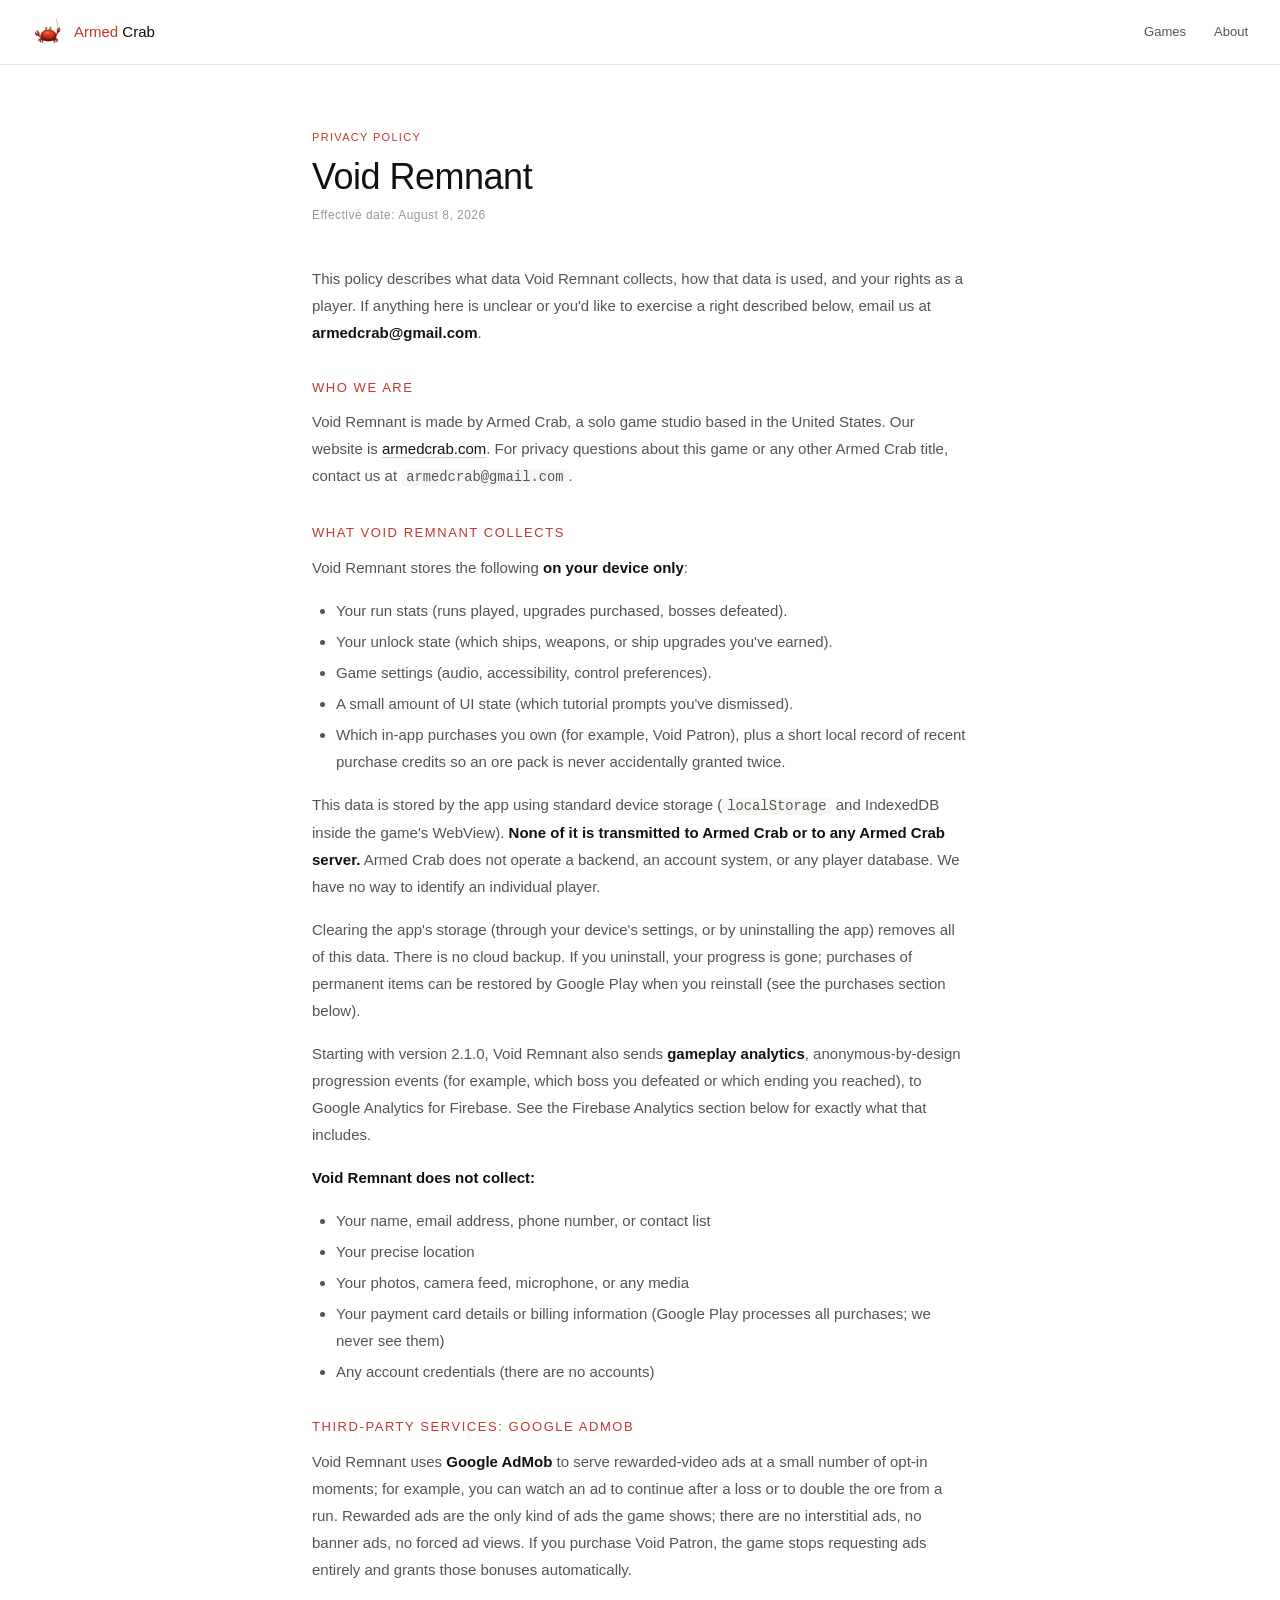
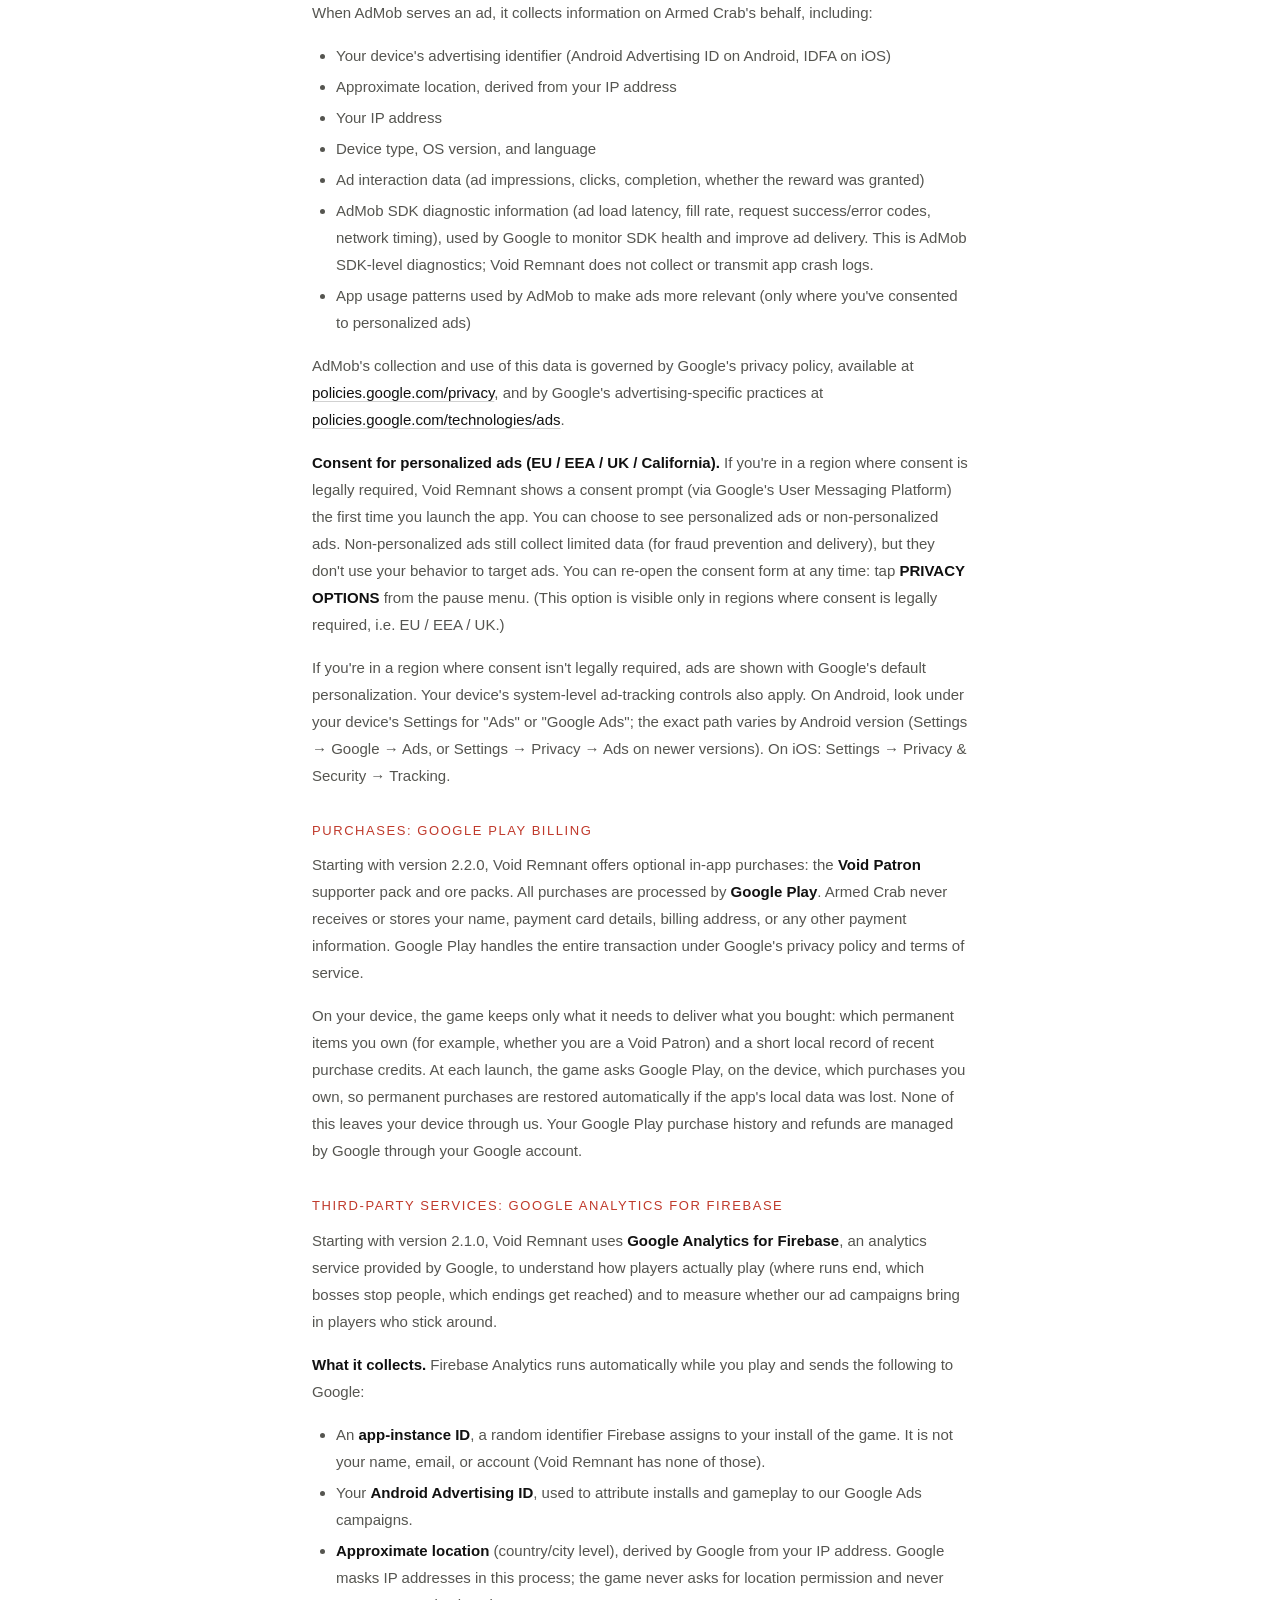
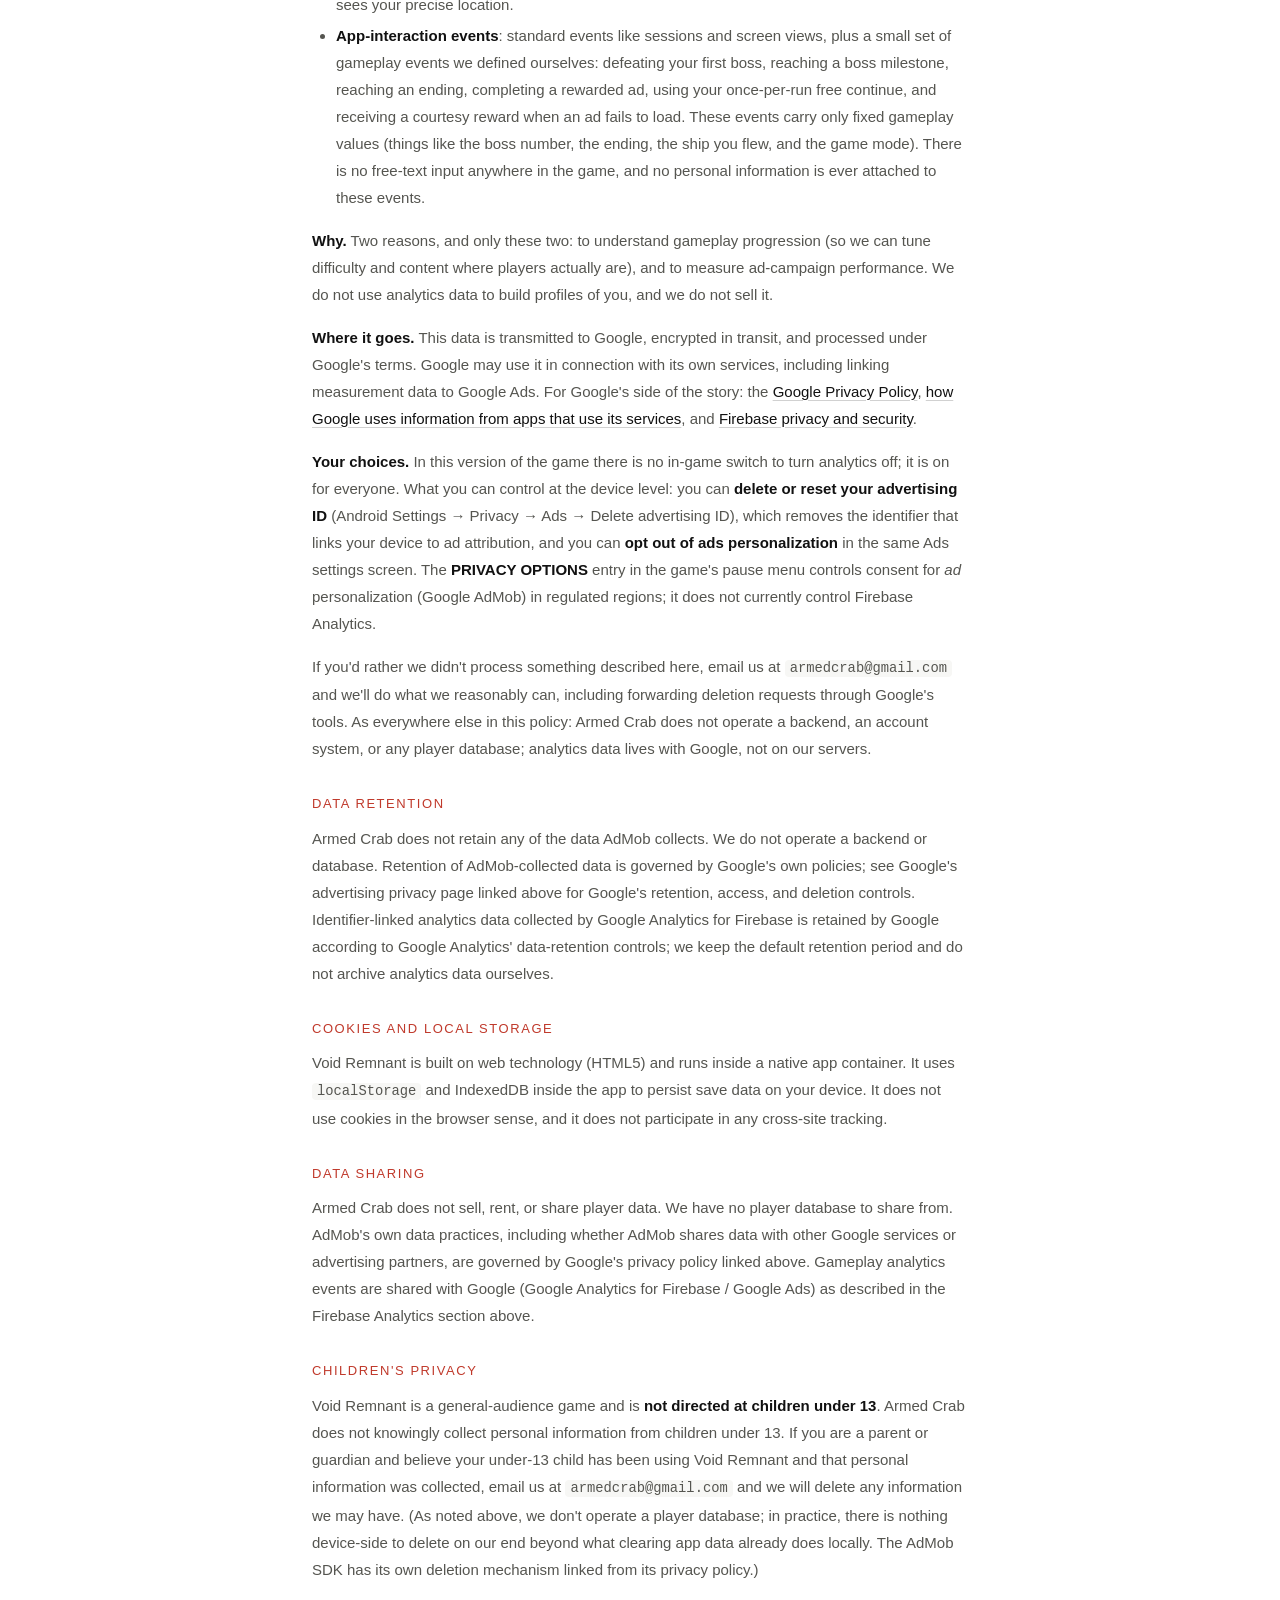
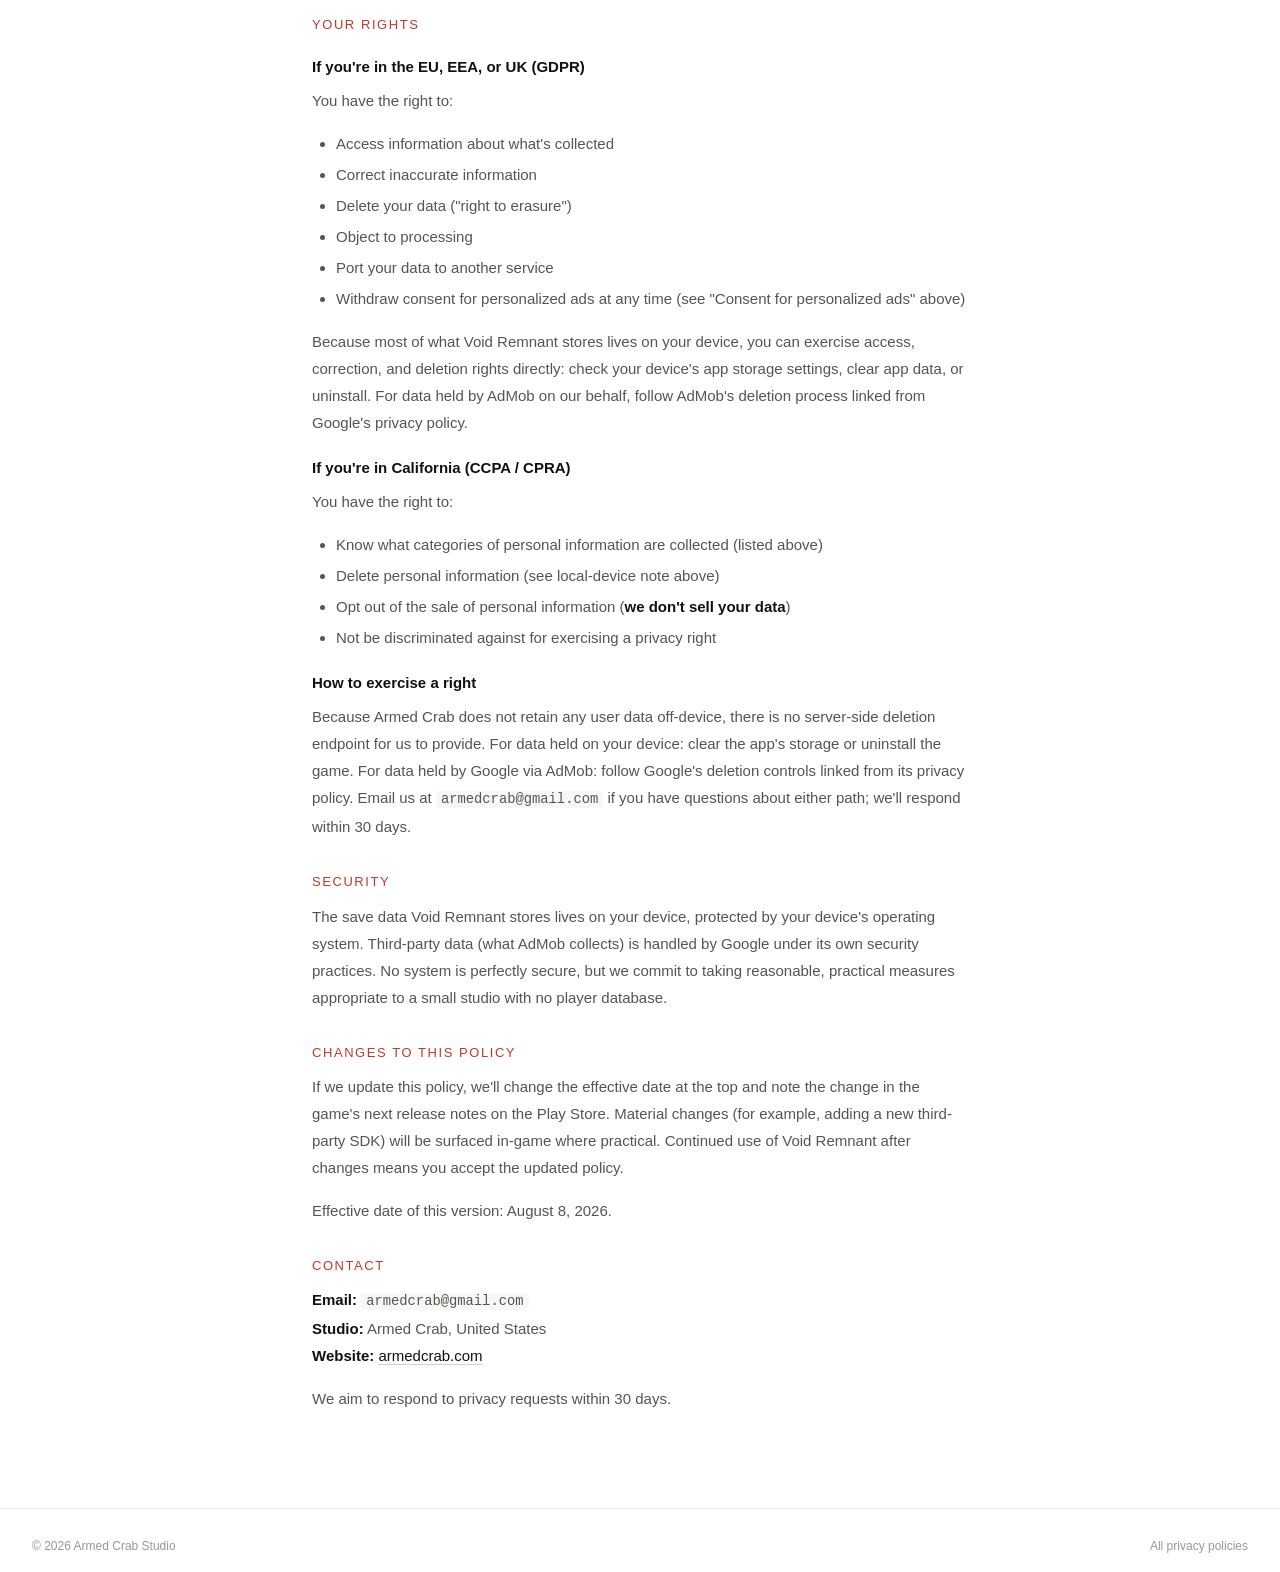
<file: privacy/void-remnant/index.html>
<!DOCTYPE html>
<html lang="en">
<head>
  <meta charset="UTF-8"/>
  <meta name="viewport" content="width=device-width, initial-scale=1.0"/>
  <title>Privacy Policy | Void Remnant | Armed Crab</title>
  <meta name="description" content="Privacy policy for Void Remnant, a mobile game by Armed Crab."/>
  <link rel="canonical" href="https://armedcrab.com/privacy/void-remnant/"/>
  <meta name="theme-color" content="#ffffff" media="(prefers-color-scheme: light)"/>
  <meta name="theme-color" content="#111111" media="(prefers-color-scheme: dark)"/>
  <meta property="og:type" content="website"/>
  <meta property="og:site_name" content="Armed Crab"/>
  <meta property="og:url" content="https://armedcrab.com/privacy/void-remnant/"/>
  <meta property="og:title" content="Privacy Policy | Void Remnant"/>
  <meta property="og:description" content="What Void Remnant collects, how it's used, and your rights as a player."/>
  <meta property="og:image" content="https://armedcrab.com/og-image-1200x630.png"/>
  <meta property="og:image:width" content="1200"/>
  <meta property="og:image:height" content="630"/>
  <meta property="og:image:alt" content="Armed Crab, independent game studio"/>
  <meta name="twitter:card" content="summary_large_image"/>
  <link rel="icon" type="image/png" href="/icon-512-light-512x512.png"/>
  <link rel="stylesheet" href="/styles.css"/>
</head>
<body>

<!-- NAV -->
<nav>
  <a class="nav-logo" href="/">
    <img class="nav-logo-img" src="/icon-512-light-512x512.png" alt="Armed Crab" width="32" height="32"/>
    <span class="nav-logo-text"><span>Armed</span> Crab</span>
  </a>
  <div class="nav-links">
    <a href="/#games">Games</a>
    <a href="/#about">About</a>
  </div>
</nav>

<!-- LEGAL -->
<main class="legal">
  <div class="section-label">Privacy Policy</div>
  <h1>Void Remnant</h1>
  <div class="updated">Effective date: August 8, 2026</div>

  <p>This policy describes what data Void Remnant collects, how that data is used, and your rights as a player. If anything here is unclear or you'd like to exercise a right described below, email us at <strong>armedcrab@gmail.com</strong>.</p>

  <h2>Who we are</h2>
  <p>Void Remnant is made by Armed Crab, a solo game studio based in the United States. Our website is <a href="https://armedcrab.com">armedcrab.com</a>. For privacy questions about this game or any other Armed Crab title, contact us at <code>armedcrab@gmail.com</code>.</p>

  <h2>What Void Remnant collects</h2>
  <p>Void Remnant stores the following <strong>on your device only</strong>:</p>
  <ul>
    <li>Your run stats (runs played, upgrades purchased, bosses defeated).</li>
    <li>Your unlock state (which ships, weapons, or ship upgrades you've earned).</li>
    <li>Game settings (audio, accessibility, control preferences).</li>
    <li>A small amount of UI state (which tutorial prompts you've dismissed).</li>
    <li>Which in-app purchases you own (for example, Void Patron), plus a short local record of recent purchase credits so an ore pack is never accidentally granted twice.</li>
  </ul>
  <p>This data is stored by the app using standard device storage (<code>localStorage</code> and IndexedDB inside the game's WebView). <strong>None of it is transmitted to Armed Crab or to any Armed Crab server.</strong> Armed Crab does not operate a backend, an account system, or any player database. We have no way to identify an individual player.</p>
  <p>Clearing the app's storage (through your device's settings, or by uninstalling the app) removes all of this data. There is no cloud backup. If you uninstall, your progress is gone; purchases of permanent items can be restored by Google Play when you reinstall (see the purchases section below).</p>
  <p>Starting with version 2.1.0, Void Remnant also sends <strong>gameplay analytics</strong>, anonymous-by-design progression events (for example, which boss you defeated or which ending you reached), to Google Analytics for Firebase. See the Firebase Analytics section below for exactly what that includes.</p>
  <p><strong>Void Remnant does not collect:</strong></p>
  <ul>
    <li>Your name, email address, phone number, or contact list</li>
    <li>Your precise location</li>
    <li>Your photos, camera feed, microphone, or any media</li>
    <li>Your payment card details or billing information (Google Play processes all purchases; we never see them)</li>
    <li>Any account credentials (there are no accounts)</li>
  </ul>

  <h2>Third-party services: Google AdMob</h2>
  <p>Void Remnant uses <strong>Google AdMob</strong> to serve rewarded-video ads at a small number of opt-in moments; for example, you can watch an ad to continue after a loss or to double the ore from a run. Rewarded ads are the only kind of ads the game shows; there are no interstitial ads, no banner ads, no forced ad views. If you purchase Void Patron, the game stops requesting ads entirely and grants those bonuses automatically.</p>
  <p>When AdMob serves an ad, it collects information on Armed Crab's behalf, including:</p>
  <ul>
    <li>Your device's advertising identifier (Android Advertising ID on Android, IDFA on iOS)</li>
    <li>Approximate location, derived from your IP address</li>
    <li>Your IP address</li>
    <li>Device type, OS version, and language</li>
    <li>Ad interaction data (ad impressions, clicks, completion, whether the reward was granted)</li>
    <li>AdMob SDK diagnostic information (ad load latency, fill rate, request success/error codes, network timing), used by Google to monitor SDK health and improve ad delivery. This is AdMob SDK-level diagnostics; Void Remnant does not collect or transmit app crash logs.</li>
    <li>App usage patterns used by AdMob to make ads more relevant (only where you've consented to personalized ads)</li>
  </ul>
  <p>AdMob's collection and use of this data is governed by Google's privacy policy, available at <a href="https://policies.google.com/privacy">policies.google.com/privacy</a>, and by Google's advertising-specific practices at <a href="https://policies.google.com/technologies/ads">policies.google.com/technologies/ads</a>.</p>
  <p><strong>Consent for personalized ads (EU / EEA / UK / California).</strong> If you're in a region where consent is legally required, Void Remnant shows a consent prompt (via Google's User Messaging Platform) the first time you launch the app. You can choose to see personalized ads or non-personalized ads. Non-personalized ads still collect limited data (for fraud prevention and delivery), but they don't use your behavior to target ads. You can re-open the consent form at any time: tap <strong>PRIVACY OPTIONS</strong> from the pause menu. (This option is visible only in regions where consent is legally required, i.e. EU / EEA / UK.)</p>
  <p>If you're in a region where consent isn't legally required, ads are shown with Google's default personalization. Your device's system-level ad-tracking controls also apply. On Android, look under your device's Settings for "Ads" or "Google Ads"; the exact path varies by Android version (Settings → Google → Ads, or Settings → Privacy → Ads on newer versions). On iOS: Settings → Privacy &amp; Security → Tracking.</p>

  <h2>Purchases: Google Play Billing</h2>
  <p>Starting with version 2.2.0, Void Remnant offers optional in-app purchases: the <strong>Void Patron</strong> supporter pack and ore packs. All purchases are processed by <strong>Google Play</strong>. Armed Crab never receives or stores your name, payment card details, billing address, or any other payment information. Google Play handles the entire transaction under Google's privacy policy and terms of service.</p>
  <p>On your device, the game keeps only what it needs to deliver what you bought: which permanent items you own (for example, whether you are a Void Patron) and a short local record of recent purchase credits. At each launch, the game asks Google Play, on the device, which purchases you own, so permanent purchases are restored automatically if the app's local data was lost. None of this leaves your device through us. Your Google Play purchase history and refunds are managed by Google through your Google account.</p>

  <h2>Third-party services: Google Analytics for Firebase</h2>
  <p>Starting with version 2.1.0, Void Remnant uses <strong>Google Analytics for Firebase</strong>, an analytics service provided by Google, to understand how players actually play (where runs end, which bosses stop people, which endings get reached) and to measure whether our ad campaigns bring in players who stick around.</p>
  <p><strong>What it collects.</strong> Firebase Analytics runs automatically while you play and sends the following to Google:</p>
  <ul>
    <li>An <strong>app-instance ID</strong>, a random identifier Firebase assigns to your install of the game. It is not your name, email, or account (Void Remnant has none of those).</li>
    <li>Your <strong>Android Advertising ID</strong>, used to attribute installs and gameplay to our Google Ads campaigns.</li>
    <li><strong>Approximate location</strong> (country/city level), derived by Google from your IP address. Google masks IP addresses in this process; the game never asks for location permission and never sees your precise location.</li>
    <li><strong>App-interaction events</strong>: standard events like sessions and screen views, plus a small set of gameplay events we defined ourselves: defeating your first boss, reaching a boss milestone, reaching an ending, completing a rewarded ad, using your once-per-run free continue, and receiving a courtesy reward when an ad fails to load. These events carry only fixed gameplay values (things like the boss number, the ending, the ship you flew, and the game mode). There is no free-text input anywhere in the game, and no personal information is ever attached to these events.</li>
  </ul>
  <p><strong>Why.</strong> Two reasons, and only these two: to understand gameplay progression (so we can tune difficulty and content where players actually are), and to measure ad-campaign performance. We do not use analytics data to build profiles of you, and we do not sell it.</p>
  <p><strong>Where it goes.</strong> This data is transmitted to Google, encrypted in transit, and processed under Google's terms. Google may use it in connection with its own services, including linking measurement data to Google Ads. For Google's side of the story: the <a href="https://policies.google.com/privacy">Google Privacy Policy</a>, <a href="https://policies.google.com/technologies/partner-sites">how Google uses information from apps that use its services</a>, and <a href="https://firebase.google.com/support/privacy">Firebase privacy and security</a>.</p>
  <p><strong>Your choices.</strong> In this version of the game there is no in-game switch to turn analytics off; it is on for everyone. What you can control at the device level: you can <strong>delete or reset your advertising ID</strong> (Android Settings → Privacy → Ads → Delete advertising ID), which removes the identifier that links your device to ad attribution, and you can <strong>opt out of ads personalization</strong> in the same Ads settings screen. The <strong>PRIVACY OPTIONS</strong> entry in the game's pause menu controls consent for <em>ad</em> personalization (Google AdMob) in regulated regions; it does not currently control Firebase Analytics.</p>
  <p>If you'd rather we didn't process something described here, email us at <code>armedcrab@gmail.com</code> and we'll do what we reasonably can, including forwarding deletion requests through Google's tools. As everywhere else in this policy: Armed Crab does not operate a backend, an account system, or any player database; analytics data lives with Google, not on our servers.</p>

  <h2>Data retention</h2>
  <p>Armed Crab does not retain any of the data AdMob collects. We do not operate a backend or database. Retention of AdMob-collected data is governed by Google's own policies; see Google's advertising privacy page linked above for Google's retention, access, and deletion controls. Identifier-linked analytics data collected by Google Analytics for Firebase is retained by Google according to Google Analytics' data-retention controls; we keep the default retention period and do not archive analytics data ourselves.</p>

  <h2>Cookies and local storage</h2>
  <p>Void Remnant is built on web technology (HTML5) and runs inside a native app container. It uses <code>localStorage</code> and IndexedDB inside the app to persist save data on your device. It does not use cookies in the browser sense, and it does not participate in any cross-site tracking.</p>

  <h2>Data sharing</h2>
  <p>Armed Crab does not sell, rent, or share player data. We have no player database to share from. AdMob's own data practices, including whether AdMob shares data with other Google services or advertising partners, are governed by Google's privacy policy linked above. Gameplay analytics events are shared with Google (Google Analytics for Firebase / Google Ads) as described in the Firebase Analytics section above.</p>

  <h2>Children's privacy</h2>
  <p>Void Remnant is a general-audience game and is <strong>not directed at children under 13</strong>. Armed Crab does not knowingly collect personal information from children under 13. If you are a parent or guardian and believe your under-13 child has been using Void Remnant and that personal information was collected, email us at <code>armedcrab@gmail.com</code> and we will delete any information we may have. (As noted above, we don't operate a player database; in practice, there is nothing device-side to delete on our end beyond what clearing app data already does locally. The AdMob SDK has its own deletion mechanism linked from its privacy policy.)</p>

  <h2>Your rights</h2>
  <h3>If you're in the EU, EEA, or UK (GDPR)</h3>
  <p>You have the right to:</p>
  <ul>
    <li>Access information about what's collected</li>
    <li>Correct inaccurate information</li>
    <li>Delete your data ("right to erasure")</li>
    <li>Object to processing</li>
    <li>Port your data to another service</li>
    <li>Withdraw consent for personalized ads at any time (see "Consent for personalized ads" above)</li>
  </ul>
  <p>Because most of what Void Remnant stores lives on your device, you can exercise access, correction, and deletion rights directly: check your device's app storage settings, clear app data, or uninstall. For data held by AdMob on our behalf, follow AdMob's deletion process linked from Google's privacy policy.</p>

  <h3>If you're in California (CCPA / CPRA)</h3>
  <p>You have the right to:</p>
  <ul>
    <li>Know what categories of personal information are collected (listed above)</li>
    <li>Delete personal information (see local-device note above)</li>
    <li>Opt out of the sale of personal information (<strong>we don't sell your data</strong>)</li>
    <li>Not be discriminated against for exercising a privacy right</li>
  </ul>

  <h3>How to exercise a right</h3>
  <p>Because Armed Crab does not retain any user data off-device, there is no server-side deletion endpoint for us to provide. For data held on your device: clear the app's storage or uninstall the game. For data held by Google via AdMob: follow Google's deletion controls linked from its privacy policy. Email us at <code>armedcrab@gmail.com</code> if you have questions about either path; we'll respond within 30 days.</p>

  <h2>Security</h2>
  <p>The save data Void Remnant stores lives on your device, protected by your device's operating system. Third-party data (what AdMob collects) is handled by Google under its own security practices. No system is perfectly secure, but we commit to taking reasonable, practical measures appropriate to a small studio with no player database.</p>

  <h2>Changes to this policy</h2>
  <p>If we update this policy, we'll change the effective date at the top and note the change in the game's next release notes on the Play Store. Material changes (for example, adding a new third-party SDK) will be surfaced in-game where practical. Continued use of Void Remnant after changes means you accept the updated policy.</p>
  <p>Effective date of this version: August 8, 2026.</p>

  <h2>Contact</h2>
  <p><strong>Email:</strong> <code>armedcrab@gmail.com</code><br/>
  <strong>Studio:</strong> Armed Crab, United States<br/>
  <strong>Website:</strong> <a href="https://armedcrab.com">armedcrab.com</a></p>
  <p>We aim to respond to privacy requests within 30 days.</p>
</main>

<!-- FOOTER -->
<footer class="footer">
  <span>&copy; 2026 Armed Crab Studio</span>
  <a href="/privacy/">All privacy policies</a>
</footer>

</body>
</html>
</file>
<file: styles.css>
*, *::before, *::after { box-sizing: border-box; margin: 0; padding: 0; }

:root {
  --red: #C0392B;
  --red-dark: #A93226;
  --bg: #ffffff;
  --bg2: #f7f7f5;
  --border: rgba(0,0,0,0.1);
  --border-med: rgba(0,0,0,0.18);
  --text: #111111;
  --text-2: #555550;
  --text-3: #999990;
  --radius-md: 8px;
  --radius-lg: 12px;
}

@media (prefers-color-scheme: dark) {
  :root {
    --bg: #111111;
    --bg2: #1a1a1a;
    --border: rgba(255,255,255,0.1);
    --border-med: rgba(255,255,255,0.18);
    --text: #f0f0ee;
    --text-2: #aaaaaa;
    --text-3: #666660;
  }
}

body {
  font-family: -apple-system, BlinkMacSystemFont, 'Segoe UI', Helvetica, Arial, sans-serif;
  background: var(--bg);
  color: var(--text);
  line-height: 1.6;
}

/* NAV */
nav {
  display: flex;
  justify-content: space-between;
  align-items: center;
  padding: 1rem 2rem;
  border-bottom: 0.5px solid var(--border);
  position: sticky;
  top: 0;
  background: var(--bg);
  z-index: 100;
}
.nav-logo { display: flex; align-items: center; gap: 10px; text-decoration: none; }
.nav-logo-img { display: block; width: 32px; height: 32px; }
.hero-img { display: block; width: 100px; height: 100px; margin: 0 auto; }
.nav-logo-text { font-size: 15px; font-weight: 500; color: var(--text); }
.nav-logo-text span { color: var(--red); }
.nav-links { display: flex; gap: 1.75rem; }
.nav-links a { font-size: 13px; color: var(--text-2); text-decoration: none; }
.nav-links a:hover { color: var(--text); }

/* HERO */
.hero {
  text-align: center;
  padding: 5rem 2rem 4rem;
  border-bottom: 0.5px solid var(--border);
}
.hero-title { font-size: clamp(36px, 8vw, 52px); font-weight: 500; letter-spacing: -1.5px; color: var(--text); margin-top: 1.5rem; line-height: 1; }
.hero-title span { color: var(--red); }
.hero-sub { font-size: 12px; color: var(--text-3); margin-top: 0.75rem; letter-spacing: 0.12em; text-transform: uppercase; }
.hero-desc { font-size: 16px; color: var(--text-2); margin-top: 1.5rem; max-width: 400px; margin-left: auto; margin-right: auto; line-height: 1.75; }

/* SECTIONS */
.section { padding: 4rem 2rem; max-width: 900px; margin: 0 auto; }
.section-label { font-size: 11px; text-transform: uppercase; letter-spacing: 0.12em; color: var(--red); font-weight: 500; margin-bottom: 0.5rem; }
.section-title { font-size: 26px; font-weight: 500; color: var(--text); margin-bottom: 1rem; }
.section-body { font-size: 15px; color: var(--text-2); line-height: 1.8; max-width: 600px; }
.divider { border: none; border-top: 0.5px solid var(--border); }

/* Per-game colour tokens. A catalogue spanning genres carries its own accents;
   the studio red stays on nav, hero and section labels. Apply one of these to a
   .game-feature or .game-card; the game keeps its colour in either slot.
   Accents must clear 4.5:1 on white, since --accent fills the primary CTA. */
.accent-void-remnant { --accent: var(--red);  --thumb-bg: #06080f; }
.accent-glimmertide  { --accent: #15788a;     --thumb-bg: #03121a; }

/* GAMES: featured centerpiece */
.game-feature {
  margin-top: 2rem;
  border: 1.5px solid var(--accent, var(--red));
  border-radius: var(--radius-lg);
  overflow: hidden;
  background: var(--bg);
}
.game-thumb { display: flex; align-items: center; justify-content: center; background: var(--thumb-bg, var(--bg2)); }
.game-thumb-img { display: block; width: 100%; height: auto; }
.game-body { padding: 1.5rem 1.75rem 1.75rem; border-top: 1.5px solid var(--accent, var(--red)); display: flex; flex-direction: column; }
.game-name { font-size: 22px; font-weight: 500; color: var(--text); display: flex; align-items: center; gap: 10px; margin-bottom: 10px; flex-wrap: wrap; }
.game-desc { font-size: 14px; color: var(--text-2); line-height: 1.7; margin-bottom: 1.25rem; }
.game-footer { display: flex; align-items: center; justify-content: space-between; gap: 1rem; flex-wrap: wrap; }
.game-meta { font-size: 12px; color: var(--text-3); }
.pill { display: inline-block; font-size: 10px; padding: 2px 8px; border-radius: 100px; font-weight: 500; white-space: nowrap; }
.pill-live { background: #e6f6ec; color: #1f8b4c; }
.pill-soon { background: #fdf1dc; color: #8c6113; }
.store-btn { font-size: 12px; padding: 8px 16px; border-radius: var(--radius-md); border: 0.5px solid var(--border-med); color: var(--text-2); text-decoration: none; background: transparent; cursor: pointer; }
.store-btn:hover { background: var(--bg2); color: var(--text); }
.store-btn.primary { background: var(--accent, var(--red)); border-color: var(--accent, var(--red)); color: #fff; font-weight: 500; }
.store-btn.primary:hover { filter: brightness(0.9); color: #fff; }

/* GAMES: compact catalogue card for everything outside the featured slot */
.game-card {
  display: flex;
  align-items: center;
  gap: 1rem;
  margin-top: 1rem;
  padding: 1.125rem 1.25rem;
  border: 0.5px solid var(--border);
  border-radius: var(--radius-lg);
  background: var(--bg);
  transition: border-color 0.15s;
}
.game-card:hover { border-color: var(--accent, var(--red)); }
.game-card-icon { display: block; width: 56px; height: 56px; border-radius: 12px; flex-shrink: 0; }
.game-card-body { flex: 1; min-width: 0; }
.game-card-name { font-size: 16px; font-weight: 500; color: var(--text); display: flex; align-items: center; gap: 8px; flex-wrap: wrap; margin-bottom: 3px; }
.game-card-desc { font-size: 13px; color: var(--text-2); line-height: 1.6; }
.game-card-aside { flex-shrink: 0; display: flex; align-items: center; gap: 1rem; }
.game-card-meta { font-size: 11px; color: var(--text-3); white-space: nowrap; }

@media (max-width: 600px) {
  .game-body { padding: 1.25rem 1.25rem 1.5rem; }
  .game-name { font-size: 19px; }
  .game-card { flex-wrap: wrap; gap: 0.875rem; }
  .game-card-body { flex-basis: calc(100% - 56px - 0.875rem); }
  .game-card-aside { width: 100%; justify-content: flex-start; }
}

/* ABOUT */
.about-grid { display: grid; grid-template-columns: 1fr 1fr; gap: 2rem; margin-top: 2rem; }
@media (max-width: 540px) { .about-grid { grid-template-columns: 1fr; } }
.about-block h3 { font-size: 14px; font-weight: 500; color: var(--text); margin-bottom: 0.5rem; }
.about-block p { font-size: 14px; color: var(--text-2); line-height: 1.75; }

/* FOOTER */
.footer {
  padding: 1.75rem 2rem;
  display: flex;
  justify-content: space-between;
  align-items: center;
  font-size: 12px;
  color: var(--text-3);
  border-top: 0.5px solid var(--border);
  flex-wrap: wrap;
  gap: 8px;
}
.footer a { font-size: 12px; color: var(--text-3); text-decoration: none; }
.footer a:hover { color: var(--text-2); }

/* LEGAL / PROSE PAGES */
.legal { max-width: 720px; margin: 0 auto; padding: 4rem 2rem 5rem; }
.legal .section-label { margin-bottom: 0.5rem; }
.legal h1 { font-size: clamp(28px, 5vw, 36px); font-weight: 500; letter-spacing: -0.5px; color: var(--text); margin-bottom: 0.5rem; line-height: 1.2; }
.legal .updated { font-size: 12px; color: var(--text-3); letter-spacing: 0.04em; margin-bottom: 2.5rem; }
.legal h2 { font-size: 13px; text-transform: uppercase; letter-spacing: 0.12em; color: var(--red); font-weight: 500; margin-top: 2rem; margin-bottom: 0.6rem; }
.legal h3 { font-size: 15px; font-weight: 600; color: var(--text); margin-top: 1.25rem; margin-bottom: 0.5rem; }
.legal p { font-size: 15px; color: var(--text-2); line-height: 1.8; margin-bottom: 1rem; }
.legal ul { list-style: disc; padding-left: 1.5rem; margin-bottom: 1rem; }
.legal li { font-size: 15px; color: var(--text-2); line-height: 1.8; margin-bottom: 0.25rem; }
.legal strong { color: var(--text); font-weight: 600; }
.legal code { font-family: ui-monospace, SFMono-Regular, Menlo, Consolas, monospace; font-size: 0.92em; background: var(--bg2); padding: 1px 5px; border-radius: 4px; }
.legal a { color: var(--text); text-decoration: underline; text-decoration-color: var(--border-med); text-underline-offset: 3px; }
.legal a:hover { text-decoration-color: var(--red); }

/* POLICY INDEX LIST */
.policy-list { list-style: none; margin-top: 1.5rem; display: flex; flex-direction: column; gap: 10px; }
.policy-list a {
  display: flex;
  justify-content: space-between;
  align-items: center;
  gap: 1rem;
  padding: 1rem 1.125rem;
  border: 0.5px solid var(--border);
  border-radius: var(--radius-lg);
  text-decoration: none;
  color: var(--text);
  transition: border-color 0.15s, background 0.15s;
}
.policy-list a:hover { border-color: var(--red); background: var(--bg2); }
.policy-list .policy-name { font-size: 15px; font-weight: 500; }
.policy-list .policy-meta { font-size: 11px; color: var(--text-3); text-transform: uppercase; letter-spacing: 0.08em; }
</file>
